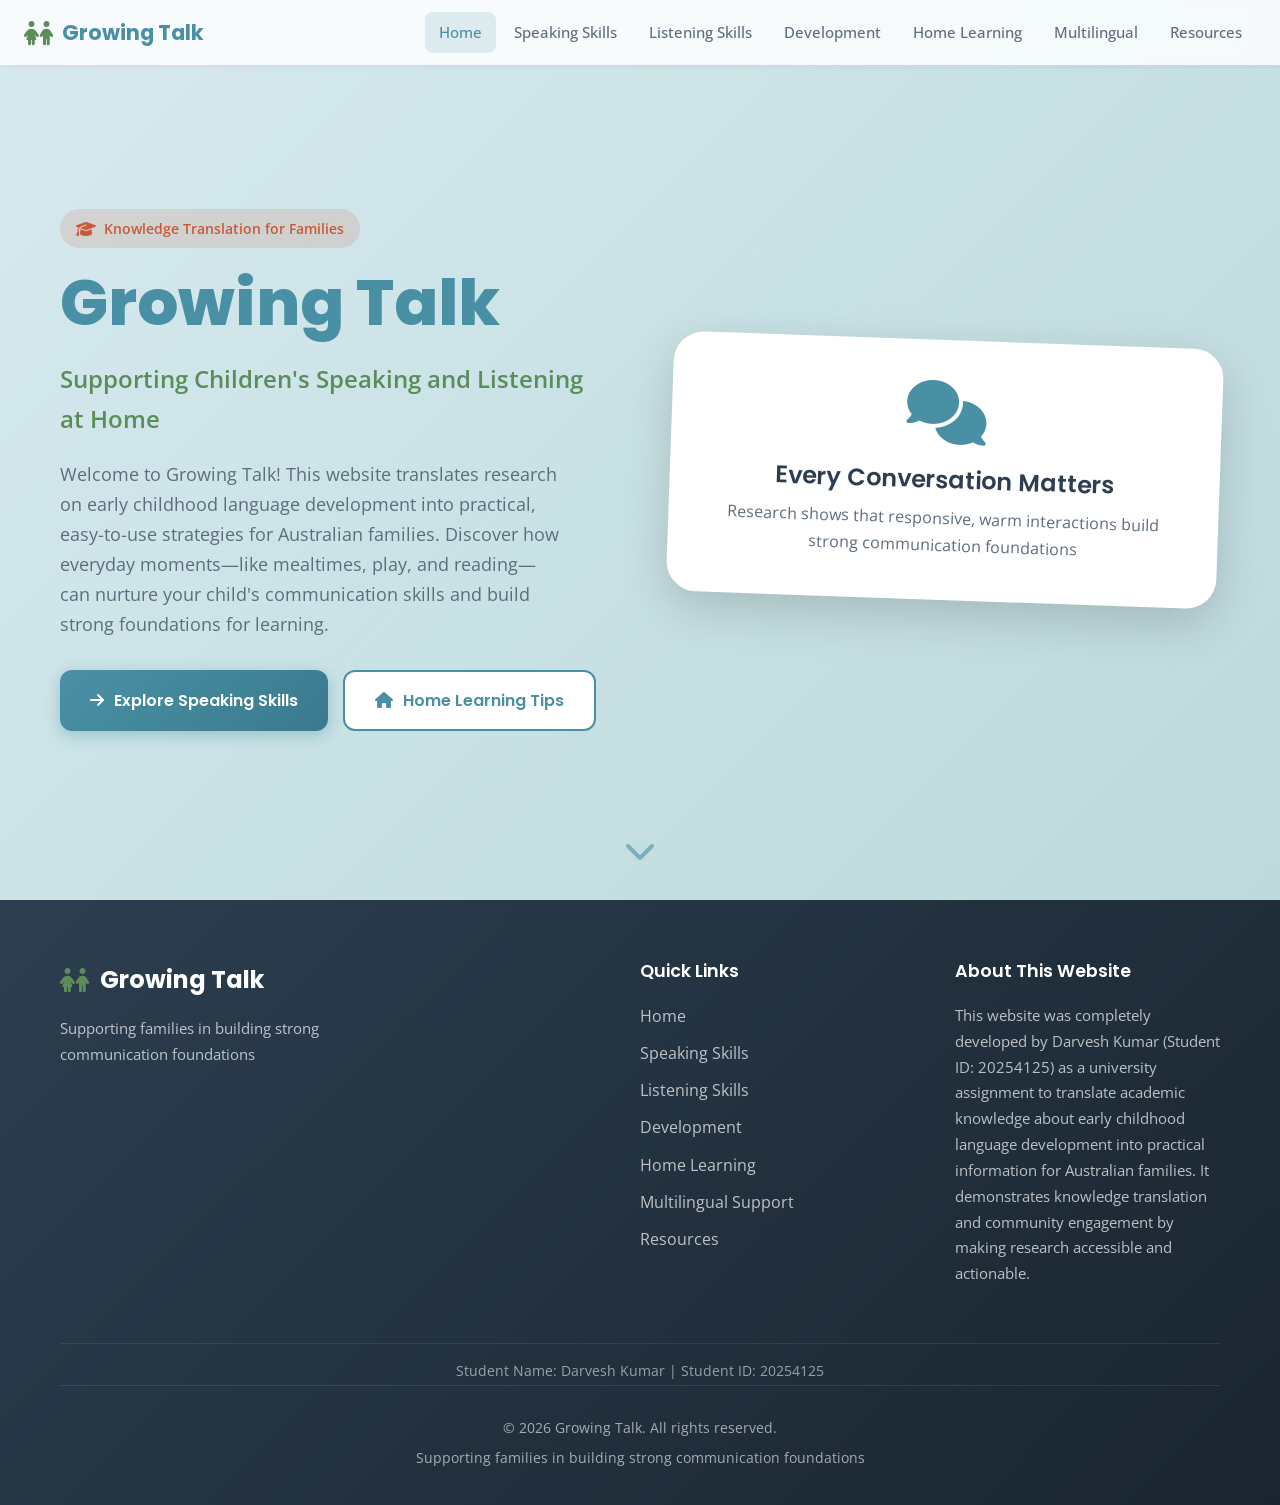
<file: index.html>
<!DOCTYPE html>
<html lang="en">
<head>
    <meta charset="UTF-8">
    <meta name="viewport" content="width=device-width, initial-scale=1.0">
    <meta name="description" content="Growing Talk - Supporting children's speaking and listening development at home with practical strategies for Australian families">
    <title>Growing Talk: Supporting Children's Speaking and Listening at Home</title>

    <!-- Google Fonts -->
    <link rel="preconnect" href="https://fonts.googleapis.com">
    <link rel="preconnect" href="https://fonts.gstatic.com" crossorigin>
    <link href="https://fonts.googleapis.com/css2?family=Open+Sans:wght@300;400;500;600;700&family=Poppins:wght@300;400;500;600;700;800&display=swap" rel="stylesheet">

    <!-- Font Awesome Icons -->
    <link rel="stylesheet" href="https://cdnjs.cloudflare.com/ajax/libs/font-awesome/6.4.0/css/all.min.css">

    <!-- Custom CSS -->
    <link rel="stylesheet" href="styles.css">
</head>
<body>
    <!-- Scroll Progress Indicator -->
    <div class="scroll-progress" id="scrollProgress"></div>

    <!-- Navigation -->
    <nav class="navbar" id="navbar">
        <div class="nav-container">
            <a href="index.html" class="nav-logo">
                <i class="fas fa-children"></i>
                <span>Growing Talk</span>
            </a>

            <button class="nav-toggle" id="navToggle" aria-label="Toggle navigation">
                <span class="hamburger"></span>
            </button>

            <ul class="nav-menu" id="navMenu">
                <li><a href="index.html" class="nav-link active">Home</a></li>
                <li><a href="speaking.html" class="nav-link">Speaking Skills</a></li>
                <li><a href="listening.html" class="nav-link">Listening Skills</a></li>
                <li><a href="development.html" class="nav-link">Development</a></li>
                <li><a href="environment.html" class="nav-link">Home Learning</a></li>
                <li><a href="multilingual.html" class="nav-link">Multilingual</a></li>
                <li><a href="resources.html" class="nav-link">Resources</a></li>
            </ul>
        </div>
    </nav>

    <!-- Hero Section -->
    <section id="home" class="hero">
        <div class="hero-overlay"></div>
        <div class="hero-content">
            <div class="hero-text animate-fade-in">
                <div class="hero-badge">
                    <i class="fas fa-graduation-cap"></i>
                    <span>Knowledge Translation for Families</span>
                </div>
                <h1 class="hero-title">Growing Talk</h1>
                <p class="hero-subtitle">Supporting Children's Speaking and Listening at Home</p>
                <p class="hero-description">
                    Welcome to Growing Talk! This website translates research on early childhood language
                    development into practical, easy-to-use strategies for Australian families.
                    Discover how everyday moments—like mealtimes, play, and reading—can nurture your
                    child's communication skills and build strong foundations for learning.
                </p>
                <div class="hero-cta">
                    <a href="speaking.html" class="btn btn-primary">
                        <i class="fas fa-arrow-right"></i>
                        Explore Speaking Skills
                    </a>
                    <a href="environment.html" class="btn btn-secondary">
                        <i class="fas fa-home"></i>
                        Home Learning Tips
                    </a>
                </div>
            </div>
            <div class="hero-visual animate-slide-up">
                <div class="hero-card">
                    <i class="fas fa-comments"></i>
                    <h3>Every Conversation Matters</h3>
                    <p>Research shows that responsive, warm interactions build strong communication foundations</p>
                </div>
            </div>
        </div>
        <div class="scroll-indicator">
            <i class="fas fa-chevron-down"></i>
        </div>
    </section>

    <!-- Footer -->
    <footer class="footer">
        <div class="container">
            <div class="footer-content">
                <div class="footer-brand">
                    <div class="footer-logo">
                        <i class="fas fa-children"></i>
                        <span>Growing Talk</span>
                    </div>
                    <p class="footer-tagline">Supporting families in building strong communication foundations</p>
                </div>
                <div class="footer-links">
                    <h4>Quick Links</h4>
                    <ul>
                        <li><a href="index.html">Home</a></li>
                        <li><a href="speaking.html">Speaking Skills</a></li>
                        <li><a href="listening.html">Listening Skills</a></li>
                        <li><a href="development.html">Development</a></li>
                        <li><a href="environment.html">Home Learning</a></li>
                        <li><a href="multilingual.html">Multilingual Support</a></li>
                        <li><a href="resources.html">Resources</a></li>
                    </ul>
                </div>
                <div class="footer-contact">
                    <h4>About This Website</h4>
                    <p>This website was completely developed by Darvesh Kumar (Student ID: 20254125)
                    as a university assignment to translate academic knowledge about early childhood
                    language development into practical information for Australian families. It
                    demonstrates knowledge translation and community engagement by making research
                    accessible and actionable.</p>
                </div>
            </div>
            <div class="footer-student">
                <p>Student Name: Darvesh Kumar | Student ID: 20254125</p>
            </div>
            <div class="footer-bottom">
                <p>&copy; 2026 Growing Talk. All rights reserved.</p>
                <p>Supporting families in building strong communication foundations</p>
            </div>
        </div>
    </footer>

    <!-- Scroll to Top Button -->
    <button class="scroll-to-top" id="scrollToTop" aria-label="Scroll to top">
        <i class="fas fa-arrow-up"></i>
    </button>

    <!-- JavaScript -->
    <script src="script.js"></script>
</body>
</html>
</file>
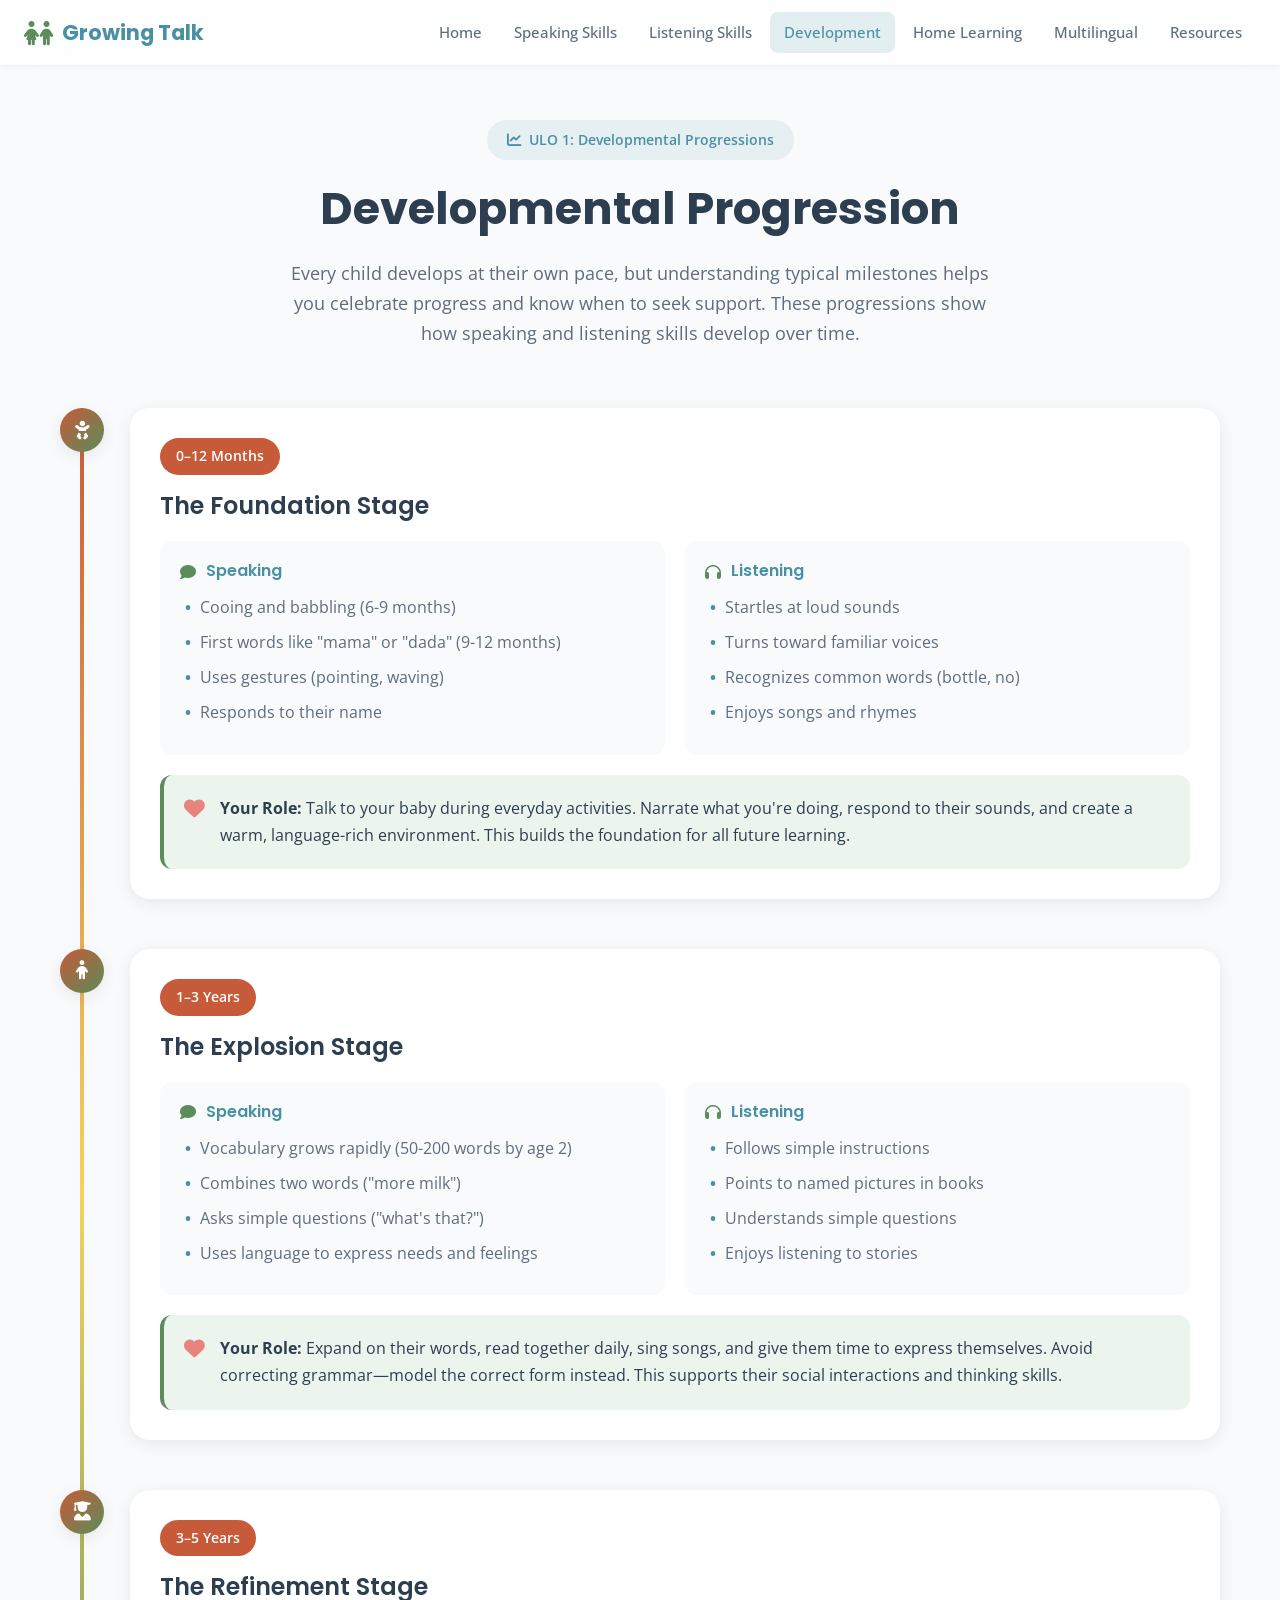
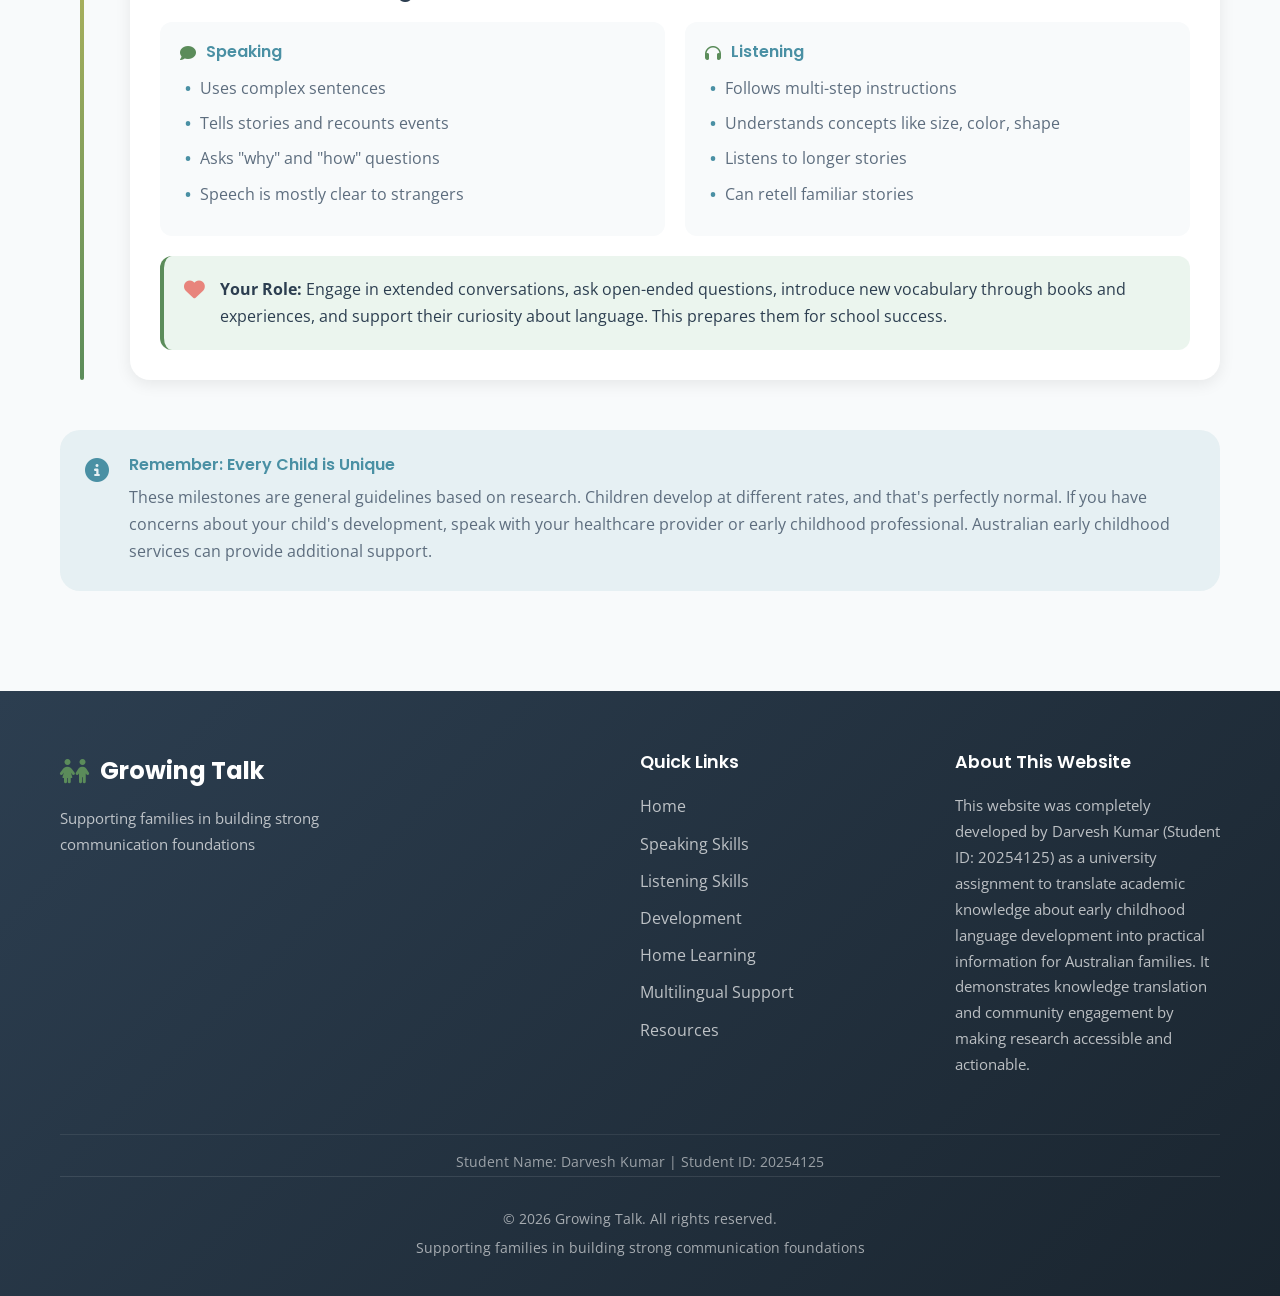
<file: development.html>
<!DOCTYPE html>
<html lang="en">
<head>
    <meta charset="UTF-8">
    <meta name="viewport" content="width=device-width, initial-scale=1.0">
    <meta name="description" content="Growing Talk - Understanding developmental progressions in children's speaking and listening skills">
    <title>Developmental Progression - Growing Talk</title>

    <link rel="preconnect" href="https://fonts.googleapis.com">
    <link rel="preconnect" href="https://fonts.gstatic.com" crossorigin>
    <link href="https://fonts.googleapis.com/css2?family=Open+Sans:wght@300;400;500;600;700&family=Poppins:wght@300;400;500;600;700;800&display=swap" rel="stylesheet">
    <link rel="stylesheet" href="https://cdnjs.cloudflare.com/ajax/libs/font-awesome/6.4.0/css/all.min.css">
    <link rel="stylesheet" href="styles.css">
</head>
<body>
    <div class="scroll-progress" id="scrollProgress"></div>

    <nav class="navbar" id="navbar">
        <div class="nav-container">
            <a href="index.html" class="nav-logo">
                <i class="fas fa-children"></i>
                <span>Growing Talk</span>
            </a>
            <button class="nav-toggle" id="navToggle" aria-label="Toggle navigation">
                <span class="hamburger"></span>
            </button>
            <ul class="nav-menu" id="navMenu">
                <li><a href="index.html" class="nav-link">Home</a></li>
                <li><a href="speaking.html" class="nav-link">Speaking Skills</a></li>
                <li><a href="listening.html" class="nav-link">Listening Skills</a></li>
                <li><a href="development.html" class="nav-link active">Development</a></li>
                <li><a href="environment.html" class="nav-link">Home Learning</a></li>
                <li><a href="multilingual.html" class="nav-link">Multilingual</a></li>
                <li><a href="resources.html" class="nav-link">Resources</a></li>
            </ul>
        </div>
    </nav>

    <section id="development" class="section development-section" style="padding-top: 120px;">
        <div class="container">
            <div class="section-header">
                <span class="section-tag"><i class="fas fa-chart-line"></i> ULO 1: Developmental Progressions</span>
                <h2 class="section-title">Developmental Progression</h2>
                <p class="section-subtitle">
                    Every child develops at their own pace, but understanding typical milestones
                    helps you celebrate progress and know when to seek support. These progressions
                    show how speaking and listening skills develop over time.
                </p>
            </div>

            <div class="timeline">
                <div class="timeline-item animate-on-scroll">
                    <div class="timeline-marker">
                        <i class="fas fa-baby"></i>
                    </div>
                    <div class="timeline-content">
                        <div class="timeline-age">0–12 Months</div>
                        <h3>The Foundation Stage</h3>
                        <div class="milestone-grid">
                            <div class="milestone">
                                <h4><i class="fas fa-comment"></i> Speaking</h4>
                                <ul>
                                    <li>Cooing and babbling (6-9 months)</li>
                                    <li>First words like "mama" or "dada" (9-12 months)</li>
                                    <li>Uses gestures (pointing, waving)</li>
                                    <li>Responds to their name</li>
                                </ul>
                            </div>
                            <div class="milestone">
                                <h4><i class="fas fa-headphones"></i> Listening</h4>
                                <ul>
                                    <li>Startles at loud sounds</li>
                                    <li>Turns toward familiar voices</li>
                                    <li>Recognizes common words (bottle, no)</li>
                                    <li>Enjoys songs and rhymes</li>
                                </ul>
                            </div>
                        </div>
                        <div class="support-tip">
                            <i class="fas fa-heart"></i>
                            <p><strong>Your Role:</strong> Talk to your baby during everyday activities.
                            Narrate what you're doing, respond to their sounds, and create a warm,
                            language-rich environment. This builds the foundation for all future learning.</p>
                        </div>
                    </div>
                </div>

                <div class="timeline-item animate-on-scroll">
                    <div class="timeline-marker">
                        <i class="fas fa-child"></i>
                    </div>
                    <div class="timeline-content">
                        <div class="timeline-age">1–3 Years</div>
                        <h3>The Explosion Stage</h3>
                        <div class="milestone-grid">
                            <div class="milestone">
                                <h4><i class="fas fa-comment"></i> Speaking</h4>
                                <ul>
                                    <li>Vocabulary grows rapidly (50-200 words by age 2)</li>
                                    <li>Combines two words ("more milk")</li>
                                    <li>Asks simple questions ("what's that?")</li>
                                    <li>Uses language to express needs and feelings</li>
                                </ul>
                            </div>
                            <div class="milestone">
                                <h4><i class="fas fa-headphones"></i> Listening</h4>
                                <ul>
                                    <li>Follows simple instructions</li>
                                    <li>Points to named pictures in books</li>
                                    <li>Understands simple questions</li>
                                    <li>Enjoys listening to stories</li>
                                </ul>
                            </div>
                        </div>
                        <div class="support-tip">
                            <i class="fas fa-heart"></i>
                            <p><strong>Your Role:</strong> Expand on their words, read together daily,
                            sing songs, and give them time to express themselves. Avoid correcting
                            grammar—model the correct form instead. This supports their social interactions
                            and thinking skills.</p>
                        </div>
                    </div>
                </div>

                <div class="timeline-item animate-on-scroll">
                    <div class="timeline-marker">
                        <i class="fas fa-user-graduate"></i>
                    </div>
                    <div class="timeline-content">
                        <div class="timeline-age">3–5 Years</div>
                        <h3>The Refinement Stage</h3>
                        <div class="milestone-grid">
                            <div class="milestone">
                                <h4><i class="fas fa-comment"></i> Speaking</h4>
                                <ul>
                                    <li>Uses complex sentences</li>
                                    <li>Tells stories and recounts events</li>
                                    <li>Asks "why" and "how" questions</li>
                                    <li>Speech is mostly clear to strangers</li>
                                </ul>
                            </div>
                            <div class="milestone">
                                <h4><i class="fas fa-headphones"></i> Listening</h4>
                                <ul>
                                    <li>Follows multi-step instructions</li>
                                    <li>Understands concepts like size, color, shape</li>
                                    <li>Listens to longer stories</li>
                                    <li>Can retell familiar stories</li>
                                </ul>
                            </div>
                        </div>
                        <div class="support-tip">
                            <i class="fas fa-heart"></i>
                            <p><strong>Your Role:</strong> Engage in extended conversations, ask open-ended
                            questions, introduce new vocabulary through books and experiences, and
                            support their curiosity about language. This prepares them for school success.</p>
                        </div>
                    </div>
                </div>
            </div>

            <div class="important-note animate-on-scroll">
                <i class="fas fa-info-circle"></i>
                <div>
                    <h4>Remember: Every Child is Unique</h4>
                    <p>These milestones are general guidelines based on research. Children develop at different rates,
                    and that's perfectly normal. If you have concerns about your child's development,
                    speak with your healthcare provider or early childhood professional. Australian early childhood
                    services can provide additional support.</p>
                </div>
            </div>
        </div>
    </section>

    <footer class="footer">
        <div class="container">
            <div class="footer-content">
                <div class="footer-brand">
                    <div class="footer-logo">
                        <i class="fas fa-children"></i>
                        <span>Growing Talk</span>
                    </div>
                    <p class="footer-tagline">Supporting families in building strong communication foundations</p>
                </div>
                <div class="footer-links">
                    <h4>Quick Links</h4>
                    <ul>
                        <li><a href="index.html">Home</a></li>
                        <li><a href="speaking.html">Speaking Skills</a></li>
                        <li><a href="listening.html">Listening Skills</a></li>
                        <li><a href="development.html">Development</a></li>
                        <li><a href="environment.html">Home Learning</a></li>
                        <li><a href="multilingual.html">Multilingual Support</a></li>
                        <li><a href="resources.html">Resources</a></li>
                    </ul>
                </div>
                <div class="footer-contact">
                    <h4>About This Website</h4>
                    <p>This website was completely developed by Darvesh Kumar (Student ID: 20254125)
                    as a university assignment to translate academic knowledge about early childhood
                    language development into practical information for Australian families. It
                    demonstrates knowledge translation and community engagement by making research
                    accessible and actionable.</p>
                </div>
            </div>
            <div class="footer-student">
                <p>Student Name: Darvesh Kumar | Student ID: 20254125</p>
            </div>
            <div class="footer-bottom">
                <p>&copy; 2026 Growing Talk. All rights reserved.</p>
                <p>Supporting families in building strong communication foundations</p>
            </div>
        </div>
    </footer>

    <button class="scroll-to-top" id="scrollToTop" aria-label="Scroll to top">
        <i class="fas fa-arrow-up"></i>
    </button>

    <script src="script.js"></script>
</body>
</html>
</file>
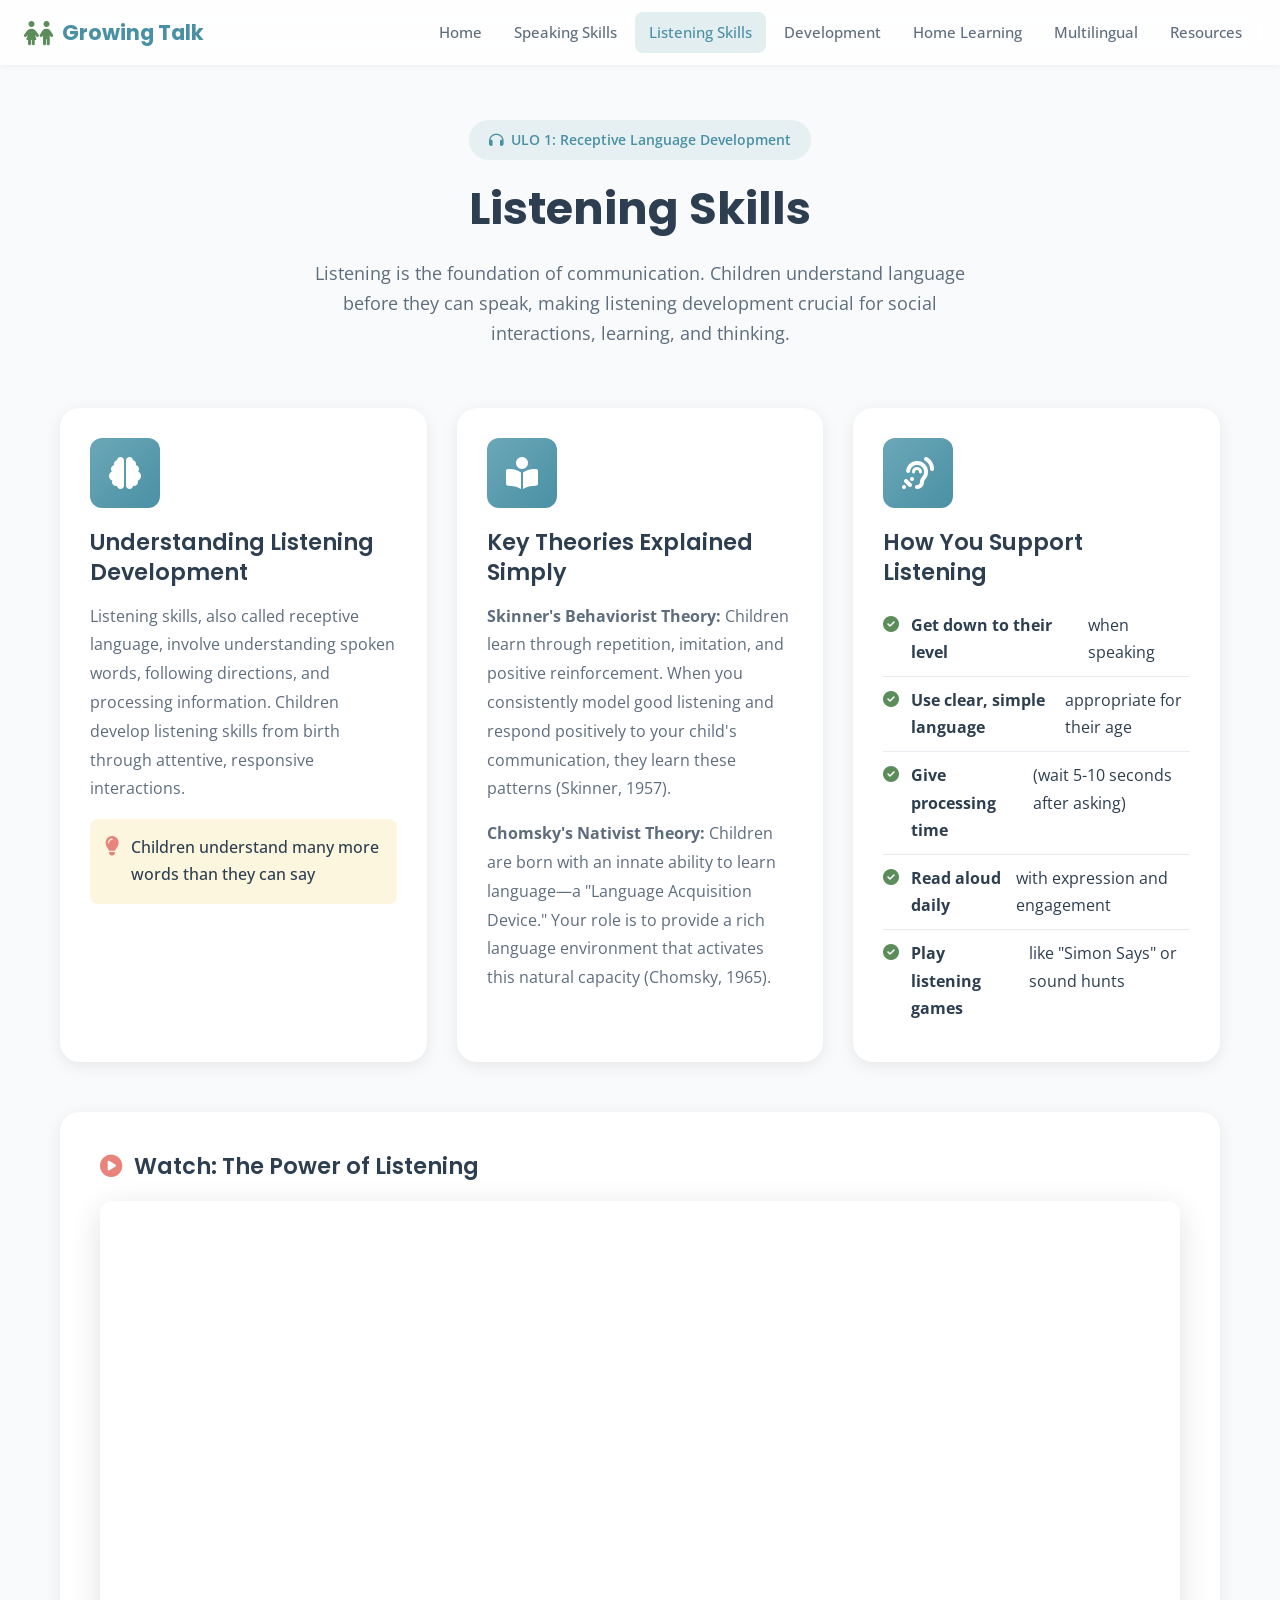
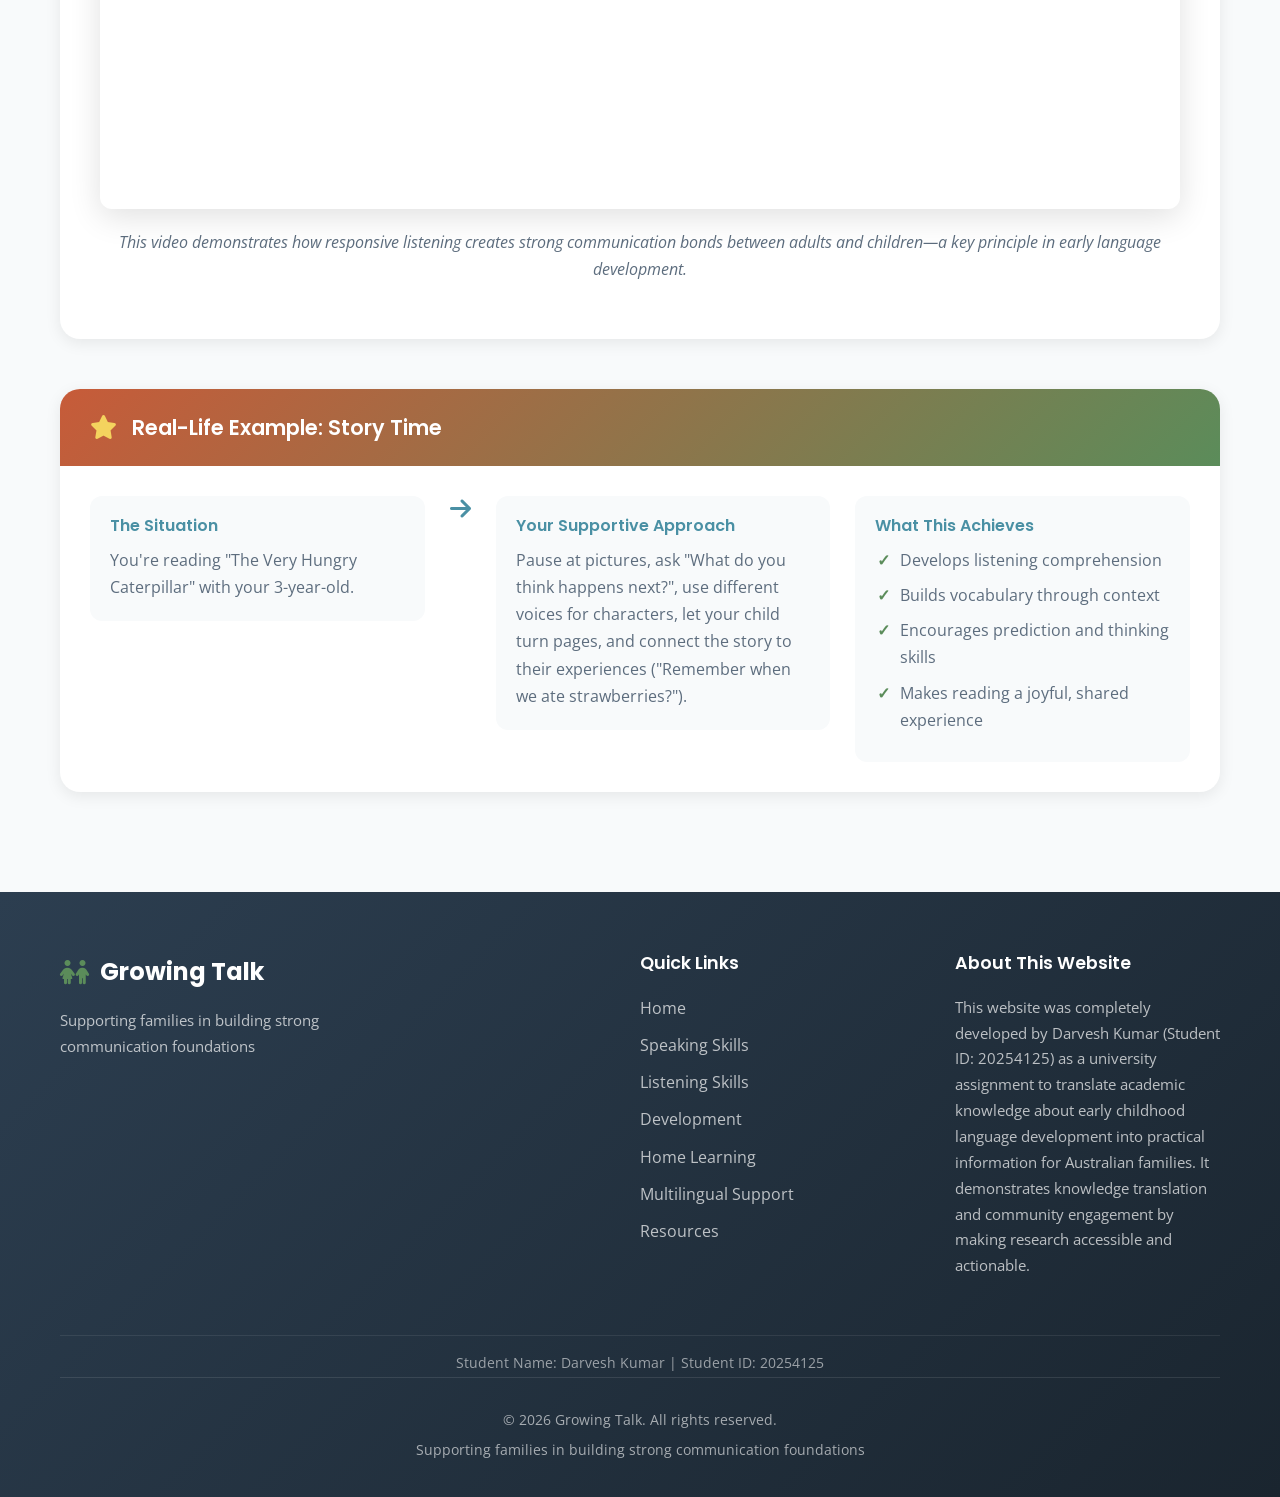
<file: listening.html>
<!DOCTYPE html>
<html lang="en">
<head>
    <meta charset="UTF-8">
    <meta name="viewport" content="width=device-width, initial-scale=1.0">
    <meta name="description" content="Growing Talk - Understanding listening development in children and practical strategies for families">
    <title>Listening Skills - Growing Talk</title>

    <link rel="preconnect" href="https://fonts.googleapis.com">
    <link rel="preconnect" href="https://fonts.gstatic.com" crossorigin>
    <link href="https://fonts.googleapis.com/css2?family=Open+Sans:wght@300;400;500;600;700&family=Poppins:wght@300;400;500;600;700;800&display=swap" rel="stylesheet">
    <link rel="stylesheet" href="https://cdnjs.cloudflare.com/ajax/libs/font-awesome/6.4.0/css/all.min.css">
    <link rel="stylesheet" href="styles.css">
</head>
<body>
    <div class="scroll-progress" id="scrollProgress"></div>

    <nav class="navbar" id="navbar">
        <div class="nav-container">
            <a href="index.html" class="nav-logo">
                <i class="fas fa-children"></i>
                <span>Growing Talk</span>
            </a>
            <button class="nav-toggle" id="navToggle" aria-label="Toggle navigation">
                <span class="hamburger"></span>
            </button>
            <ul class="nav-menu" id="navMenu">
                <li><a href="index.html" class="nav-link">Home</a></li>
                <li><a href="speaking.html" class="nav-link">Speaking Skills</a></li>
                <li><a href="listening.html" class="nav-link active">Listening Skills</a></li>
                <li><a href="development.html" class="nav-link">Development</a></li>
                <li><a href="environment.html" class="nav-link">Home Learning</a></li>
                <li><a href="multilingual.html" class="nav-link">Multilingual</a></li>
                <li><a href="resources.html" class="nav-link">Resources</a></li>
            </ul>
        </div>
    </nav>

    <section id="listening" class="section listening-section" style="padding-top: 120px;">
        <div class="container">
            <div class="section-header">
                <span class="section-tag"><i class="fas fa-headphones"></i> ULO 1: Receptive Language Development</span>
                <h2 class="section-title">Listening Skills</h2>
                <p class="section-subtitle">
                    Listening is the foundation of communication. Children understand language
                    before they can speak, making listening development crucial for social interactions,
                    learning, and thinking.
                </p>
            </div>

            <div class="content-grid">
                <div class="content-card animate-on-scroll">
                    <div class="card-icon">
                        <i class="fas fa-brain"></i>
                    </div>
                    <h3>Understanding Listening Development</h3>
                    <p>
                        Listening skills, also called receptive language, involve understanding spoken
                        words, following directions, and processing information. Children develop
                        listening skills from birth through attentive, responsive interactions.
                    </p>
                    <div class="key-point">
                        <i class="fas fa-lightbulb"></i>
                        <span>Children understand many more words than they can say</span>
                    </div>
                </div>

                <div class="content-card animate-on-scroll">
                    <div class="card-icon">
                        <i class="fas fa-book-reader"></i>
                    </div>
                    <h3>Key Theories Explained Simply</h3>
                    <p>
                        <strong>Skinner's Behaviorist Theory:</strong> Children learn through repetition,
                        imitation, and positive reinforcement. When you consistently model good listening
                        and respond positively to your child's communication, they learn these patterns
                        (Skinner, 1957).
                    </p>
                    <p>
                        <strong>Chomsky's Nativist Theory:</strong> Children are born with an innate
                        ability to learn language—a "Language Acquisition Device." Your role is to provide
                        a rich language environment that activates this natural capacity (Chomsky, 1965).
                    </p>
                </div>

                <div class="content-card animate-on-scroll">
                    <div class="card-icon">
                        <i class="fas fa-ear-listen"></i>
                    </div>
                    <h3>How You Support Listening</h3>
                    <ul class="strategy-list">
                        <li><i class="fas fa-check-circle"></i> <strong>Get down to their level</strong> when speaking</li>
                        <li><i class="fas fa-check-circle"></i> <strong>Use clear, simple language</strong> appropriate for their age</li>
                        <li><i class="fas fa-check-circle"></i> <strong>Give processing time</strong> (wait 5-10 seconds after asking)</li>
                        <li><i class="fas fa-check-circle"></i> <strong>Read aloud daily</strong> with expression and engagement</li>
                        <li><i class="fas fa-check-circle"></i> <strong>Play listening games</strong> like "Simon Says" or sound hunts</li>
                    </ul>
                </div>
            </div>

            <div class="video-section animate-on-scroll">
                <h3><i class="fas fa-play-circle"></i> Watch: The Power of Listening</h3>
                <div class="video-container">
                    <iframe
                        src="https://www.youtube-nocookie.com/embed/BJBh_yhHCoM"
                        title="The importance of listening in child development"
                        frameborder="0"
                        allow="accelerometer; autoplay; clipboard-write; encrypted-media; gyroscope; picture-in-picture"
                        allowfullscreen>
                    </iframe>
                </div>
                <p class="video-caption">
                    This video demonstrates how responsive listening creates strong communication bonds
                    between adults and children—a key principle in early language development.
                </p>
            </div>

            <div class="practical-example animate-on-scroll">
                <div class="example-header">
                    <i class="fas fa-star"></i>
                    <h3>Real-Life Example: Story Time</h3>
                </div>
                <div class="example-content">
                    <div class="example-scenario">
                        <h4>The Situation</h4>
                        <p>You're reading "The Very Hungry Caterpillar" with your 3-year-old.</p>
                    </div>
                    <div class="example-arrow">
                        <i class="fas fa-arrow-right"></i>
                    </div>
                    <div class="example-response">
                        <h4>Your Supportive Approach</h4>
                        <p>Pause at pictures, ask "What do you think happens next?", use different
                        voices for characters, let your child turn pages, and connect the story to
                        their experiences ("Remember when we ate strawberries?").</p>
                    </div>
                    <div class="example-outcome">
                        <h4>What This Achieves</h4>
                        <ul>
                            <li>Develops listening comprehension</li>
                            <li>Builds vocabulary through context</li>
                            <li>Encourages prediction and thinking skills</li>
                            <li>Makes reading a joyful, shared experience</li>
                        </ul>
                    </div>
                </div>
            </div>
        </div>
    </section>

    <footer class="footer">
        <div class="container">
            <div class="footer-content">
                <div class="footer-brand">
                    <div class="footer-logo">
                        <i class="fas fa-children"></i>
                        <span>Growing Talk</span>
                    </div>
                    <p class="footer-tagline">Supporting families in building strong communication foundations</p>
                </div>
                <div class="footer-links">
                    <h4>Quick Links</h4>
                    <ul>
                        <li><a href="index.html">Home</a></li>
                        <li><a href="speaking.html">Speaking Skills</a></li>
                        <li><a href="listening.html">Listening Skills</a></li>
                        <li><a href="development.html">Development</a></li>
                        <li><a href="environment.html">Home Learning</a></li>
                        <li><a href="multilingual.html">Multilingual Support</a></li>
                        <li><a href="resources.html">Resources</a></li>
                    </ul>
                </div>
                <div class="footer-contact">
                    <h4>About This Website</h4>
                    <p>This website was completely developed by Darvesh Kumar (Student ID: 20254125)
                    as a university assignment to translate academic knowledge about early childhood
                    language development into practical information for Australian families. It
                    demonstrates knowledge translation and community engagement by making research
                    accessible and actionable.</p>
                </div>
            </div>
            <div class="footer-student">
                <p>Student Name: Darvesh Kumar | Student ID: 20254125</p>
            </div>
            <div class="footer-bottom">
                <p>&copy; 2026 Growing Talk. All rights reserved.</p>
                <p>Supporting families in building strong communication foundations</p>
            </div>
        </div>
    </footer>

    <button class="scroll-to-top" id="scrollToTop" aria-label="Scroll to top">
        <i class="fas fa-arrow-up"></i>
    </button>

    <script src="script.js"></script>
</body>
</html>
</file>
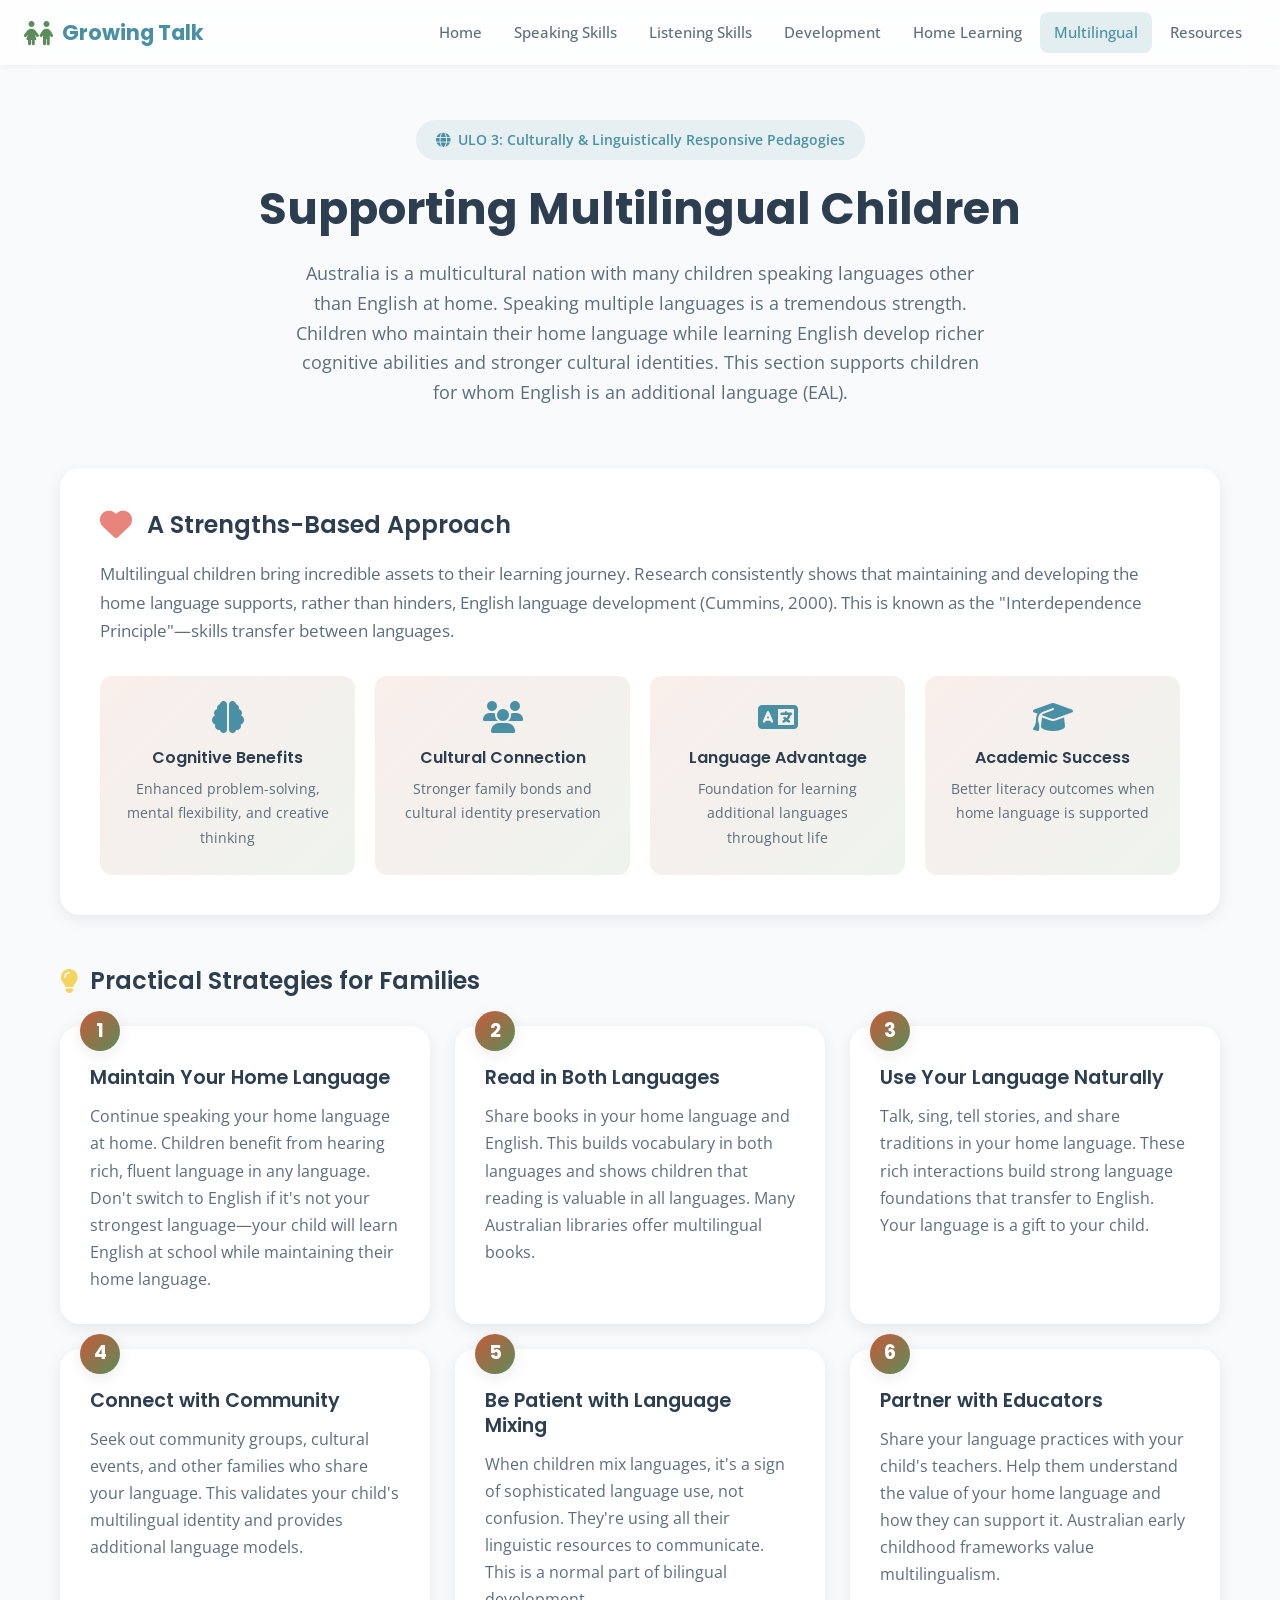
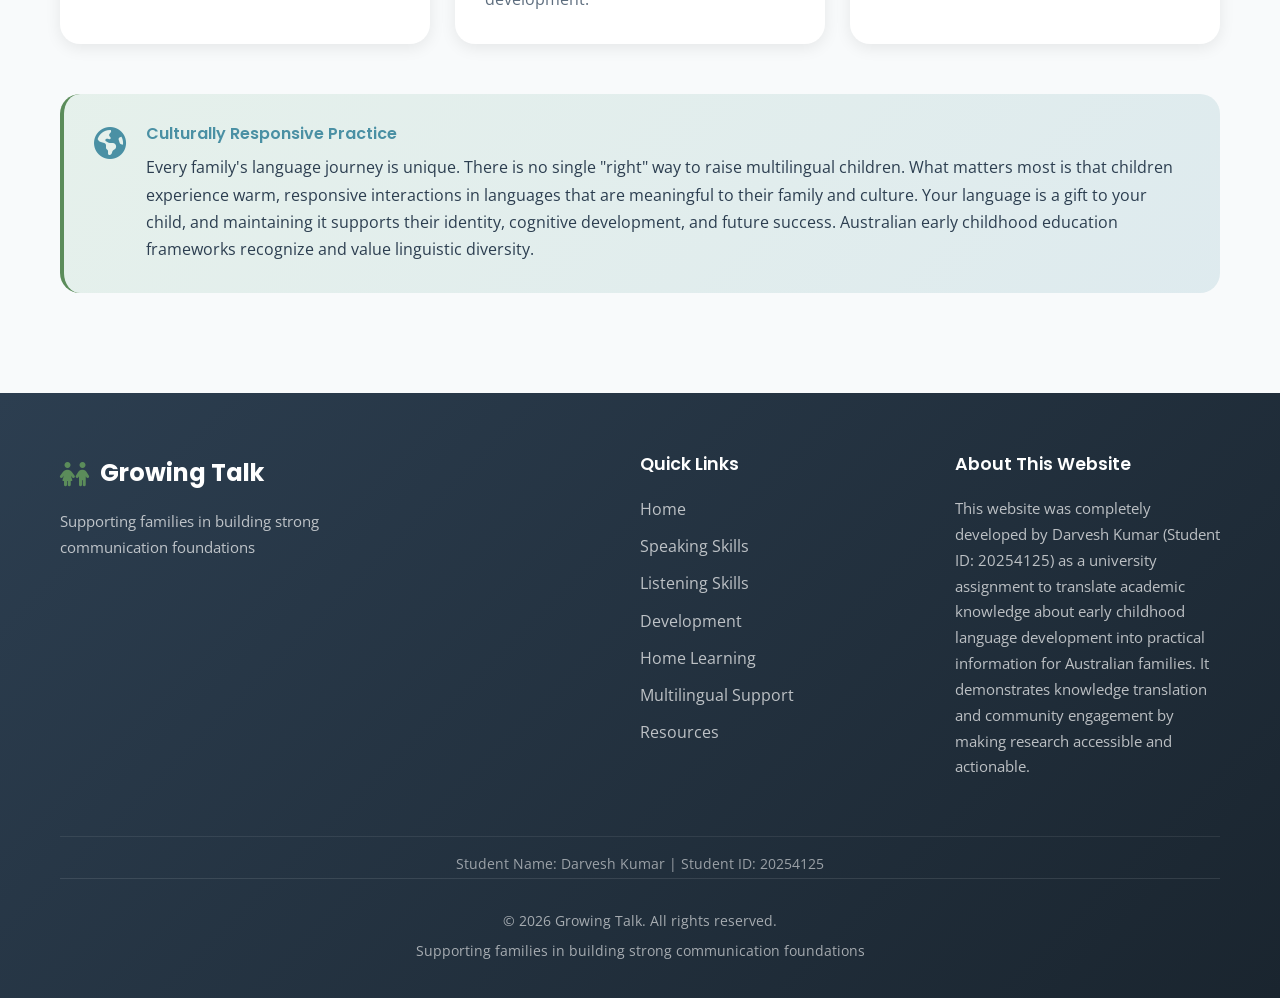
<file: multilingual.html>
<!DOCTYPE html>
<html lang="en">
<head>
    <meta charset="UTF-8">
    <meta name="viewport" content="width=device-width, initial-scale=1.0">
    <meta name="description" content="Growing Talk - Supporting multilingual children with culturally and linguistically responsive strategies">
    <title>Multilingual Support - Growing Talk</title>

    <link rel="preconnect" href="https://fonts.googleapis.com">
    <link rel="preconnect" href="https://fonts.gstatic.com" crossorigin>
    <link href="https://fonts.googleapis.com/css2?family=Open+Sans:wght@300;400;500;600;700&family=Poppins:wght@300;400;500;600;700;800&display=swap" rel="stylesheet">
    <link rel="stylesheet" href="https://cdnjs.cloudflare.com/ajax/libs/font-awesome/6.4.0/css/all.min.css">
    <link rel="stylesheet" href="styles.css">
</head>
<body>
    <div class="scroll-progress" id="scrollProgress"></div>

    <nav class="navbar" id="navbar">
        <div class="nav-container">
            <a href="index.html" class="nav-logo">
                <i class="fas fa-children"></i>
                <span>Growing Talk</span>
            </a>
            <button class="nav-toggle" id="navToggle" aria-label="Toggle navigation">
                <span class="hamburger"></span>
            </button>
            <ul class="nav-menu" id="navMenu">
                <li><a href="index.html" class="nav-link">Home</a></li>
                <li><a href="speaking.html" class="nav-link">Speaking Skills</a></li>
                <li><a href="listening.html" class="nav-link">Listening Skills</a></li>
                <li><a href="development.html" class="nav-link">Development</a></li>
                <li><a href="environment.html" class="nav-link">Home Learning</a></li>
                <li><a href="multilingual.html" class="nav-link active">Multilingual</a></li>
                <li><a href="resources.html" class="nav-link">Resources</a></li>
            </ul>
        </div>
    </nav>

    <section id="multilingual" class="section multilingual-section" style="padding-top: 120px;">
        <div class="container">
            <div class="section-header">
                <span class="section-tag"><i class="fas fa-globe"></i> ULO 3: Culturally & Linguistically Responsive Pedagogies</span>
                <h2 class="section-title">Supporting Multilingual Children</h2>
                <p class="section-subtitle">
                    Australia is a multicultural nation with many children speaking languages other than English at home.
                    Speaking multiple languages is a tremendous strength. Children who maintain
                    their home language while learning English develop richer cognitive abilities
                    and stronger cultural identities. This section supports children for whom English
                    is an additional language (EAL).
                </p>
            </div>

            <div class="multilingual-content">
                <div class="strengths-based animate-on-scroll">
                    <div class="strengths-header">
                        <i class="fas fa-heart"></i>
                        <h3>A Strengths-Based Approach</h3>
                    </div>
                    <p>
                        Multilingual children bring incredible assets to their learning journey.
                        Research consistently shows that maintaining and developing the home language
                        supports, rather than hinders, English language development (Cummins, 2000).
                        This is known as the "Interdependence Principle"—skills transfer between languages.
                    </p>
                    <div class="strengths-grid">
                        <div class="strength-item">
                            <i class="fas fa-brain"></i>
                            <h4>Cognitive Benefits</h4>
                            <p>Enhanced problem-solving, mental flexibility, and creative thinking</p>
                        </div>
                        <div class="strength-item">
                            <i class="fas fa-users"></i>
                            <h4>Cultural Connection</h4>
                            <p>Stronger family bonds and cultural identity preservation</p>
                        </div>
                        <div class="strength-item">
                            <i class="fas fa-language"></i>
                            <h4>Language Advantage</h4>
                            <p>Foundation for learning additional languages throughout life</p>
                        </div>
                        <div class="strength-item">
                            <i class="fas fa-graduation-cap"></i>
                            <h4>Academic Success</h4>
                            <p>Better literacy outcomes when home language is supported</p>
                        </div>
                    </div>
                </div>

                <div class="practical-strategies animate-on-scroll">
                    <h3><i class="fas fa-lightbulb"></i> Practical Strategies for Families</h3>
                    <div class="strategy-cards">
                        <div class="strategy-card">
                            <div class="strategy-number">1</div>
                            <h4>Maintain Your Home Language</h4>
                            <p>Continue speaking your home language at home. Children benefit from
                            hearing rich, fluent language in any language. Don't switch to English
                            if it's not your strongest language—your child will learn English at
                            school while maintaining their home language.</p>
                        </div>
                        <div class="strategy-card">
                            <div class="strategy-number">2</div>
                            <h4>Read in Both Languages</h4>
                            <p>Share books in your home language and English. This builds vocabulary
                            in both languages and shows children that reading is valuable in all
                            languages. Many Australian libraries offer multilingual books.</p>
                        </div>
                        <div class="strategy-card">
                            <div class="strategy-number">3</div>
                            <h4>Use Your Language Naturally</h4>
                            <p>Talk, sing, tell stories, and share traditions in your home language.
                            These rich interactions build strong language foundations that transfer
                            to English. Your language is a gift to your child.</p>
                        </div>
                        <div class="strategy-card">
                            <div class="strategy-number">4</div>
                            <h4>Connect with Community</h4>
                            <p>Seek out community groups, cultural events, and other families who
                            share your language. This validates your child's multilingual identity
                            and provides additional language models.</p>
                        </div>
                        <div class="strategy-card">
                            <div class="strategy-number">5</div>
                            <h4>Be Patient with Language Mixing</h4>
                            <p>When children mix languages, it's a sign of sophisticated language
                            use, not confusion. They're using all their linguistic resources to
                            communicate. This is a normal part of bilingual development.</p>
                        </div>
                        <div class="strategy-card">
                            <div class="strategy-number">6</div>
                            <h4>Partner with Educators</h4>
                            <p>Share your language practices with your child's teachers. Help them
                            understand the value of your home language and how they can support it.
                            Australian early childhood frameworks value multilingualism.</p>
                        </div>
                    </div>
                </div>

                <div class="cultural-note animate-on-scroll">
                    <i class="fas fa-globe-americas"></i>
                    <div>
                        <h4>Culturally Responsive Practice</h4>
                        <p>Every family's language journey is unique. There is no single "right" way
                        to raise multilingual children. What matters most is that children experience
                        warm, responsive interactions in languages that are meaningful to their family
                        and culture. Your language is a gift to your child, and maintaining it supports
                        their identity, cognitive development, and future success. Australian early
                        childhood education frameworks recognize and value linguistic diversity.</p>
                    </div>
                </div>
            </div>
        </div>
    </section>

    <footer class="footer">
        <div class="container">
            <div class="footer-content">
                <div class="footer-brand">
                    <div class="footer-logo">
                        <i class="fas fa-children"></i>
                        <span>Growing Talk</span>
                    </div>
                    <p class="footer-tagline">Supporting families in building strong communication foundations</p>
                </div>
                <div class="footer-links">
                    <h4>Quick Links</h4>
                    <ul>
                        <li><a href="index.html">Home</a></li>
                        <li><a href="speaking.html">Speaking Skills</a></li>
                        <li><a href="listening.html">Listening Skills</a></li>
                        <li><a href="development.html">Development</a></li>
                        <li><a href="environment.html">Home Learning</a></li>
                        <li><a href="multilingual.html">Multilingual Support</a></li>
                        <li><a href="resources.html">Resources</a></li>
                    </ul>
                </div>
                <div class="footer-contact">
                    <h4>About This Website</h4>
                    <p>This website was completely developed by Darvesh Kumar (Student ID: 20254125)
                    as a university assignment to translate academic knowledge about early childhood
                    language development into practical information for Australian families. It
                    demonstrates knowledge translation and community engagement by making research
                    accessible and actionable.</p>
                </div>
            </div>
            <div class="footer-student">
                <p>Student Name: Darvesh Kumar | Student ID: 20254125</p>
            </div>
            <div class="footer-bottom">
                <p>&copy; 2026 Growing Talk. All rights reserved.</p>
                <p>Supporting families in building strong communication foundations</p>
            </div>
        </div>
    </footer>

    <button class="scroll-to-top" id="scrollToTop" aria-label="Scroll to top">
        <i class="fas fa-arrow-up"></i>
    </button>

    <script src="script.js"></script>
</body>
</html>
</file>
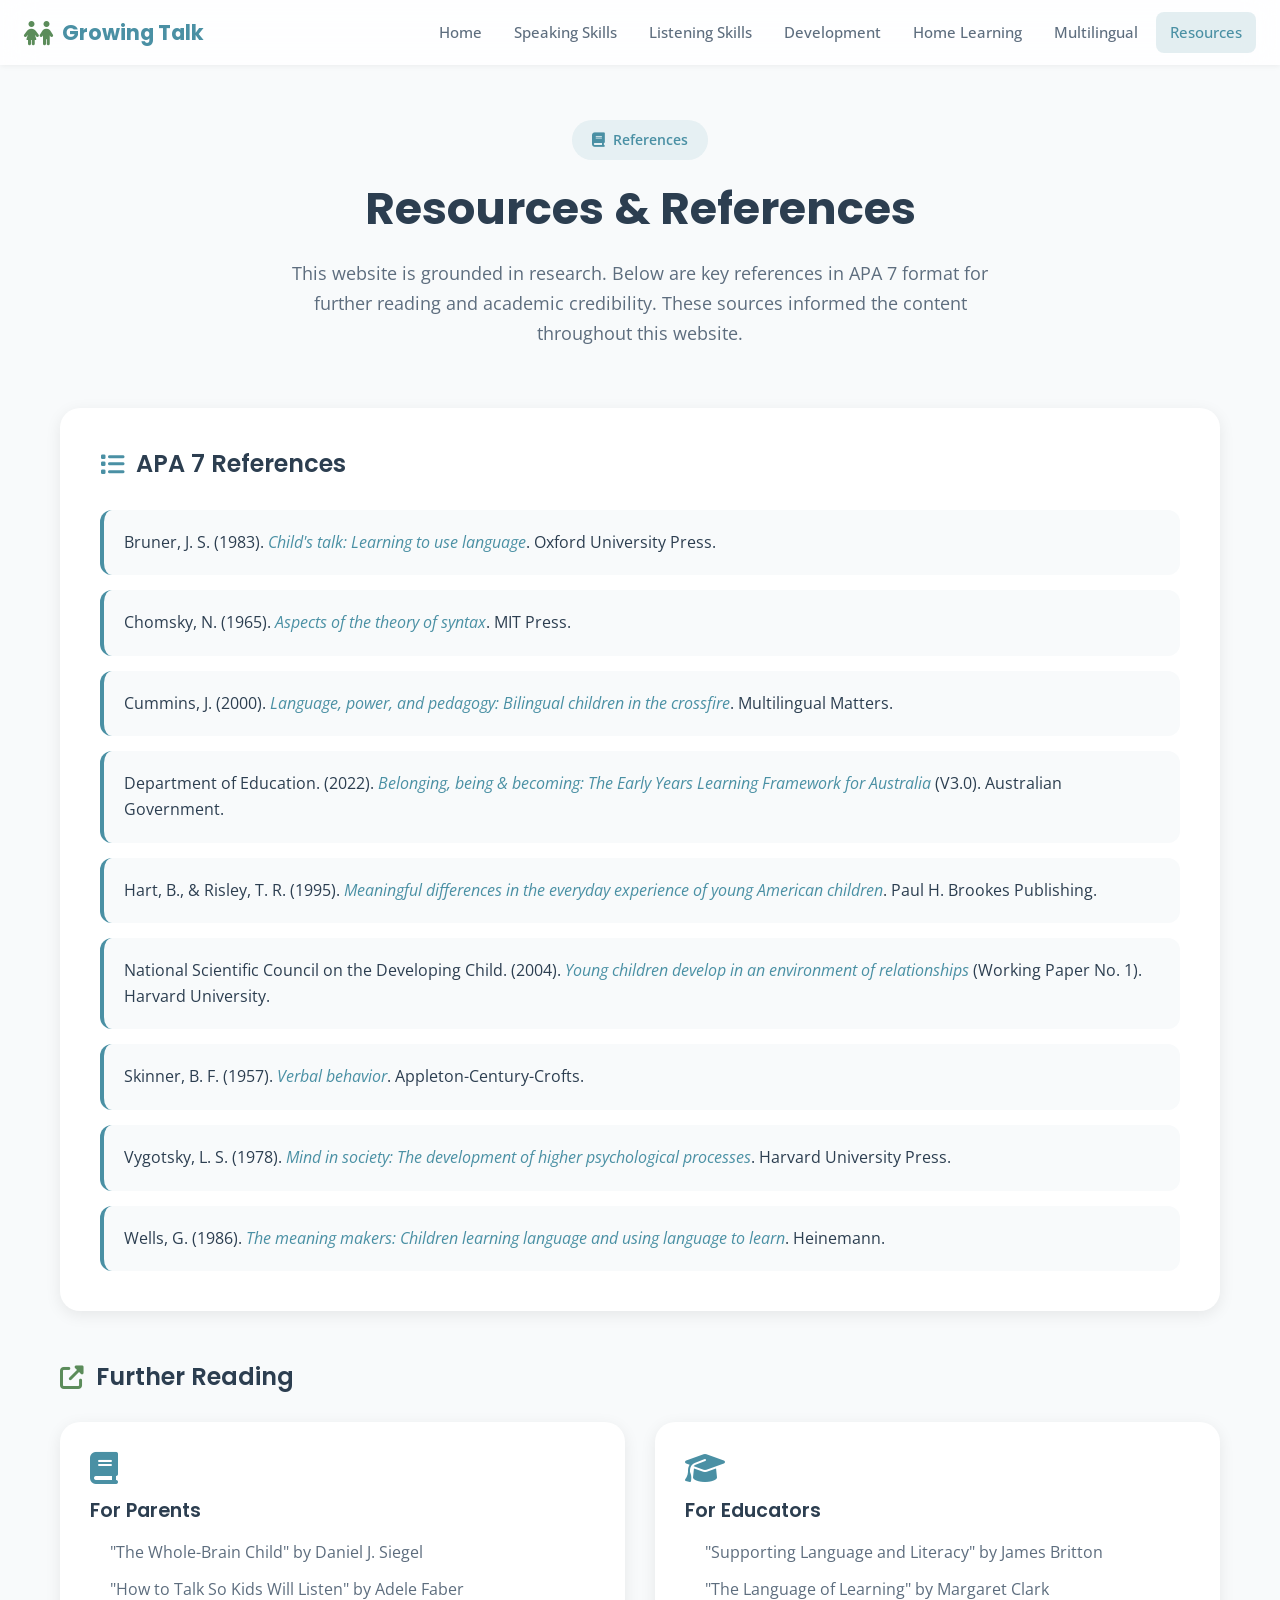
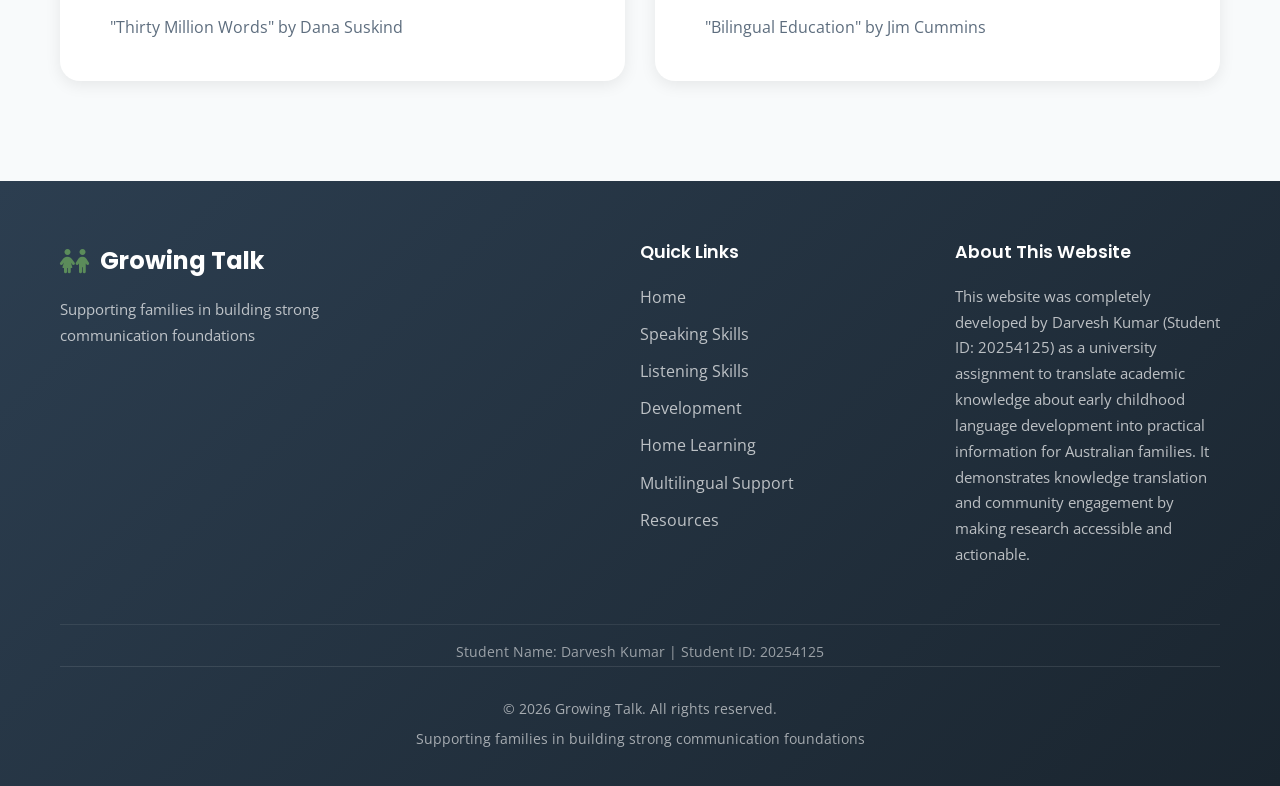
<file: resources.html>
<!DOCTYPE html>
<html lang="en">
<head>
    <meta charset="UTF-8">
    <meta name="viewport" content="width=device-width, initial-scale=1.0">
    <meta name="description" content="Growing Talk - Resources and references for early childhood language development">
    <title>Resources & References - Growing Talk</title>

    <link rel="preconnect" href="https://fonts.googleapis.com">
    <link rel="preconnect" href="https://fonts.gstatic.com" crossorigin>
    <link href="https://fonts.googleapis.com/css2?family=Open+Sans:wght@300;400;500;600;700&family=Poppins:wght@300;400;500;600;700;800&display=swap" rel="stylesheet">
    <link rel="stylesheet" href="https://cdnjs.cloudflare.com/ajax/libs/font-awesome/6.4.0/css/all.min.css">
    <link rel="stylesheet" href="styles.css">
</head>
<body>
    <div class="scroll-progress" id="scrollProgress"></div>

    <nav class="navbar" id="navbar">
        <div class="nav-container">
            <a href="index.html" class="nav-logo">
                <i class="fas fa-children"></i>
                <span>Growing Talk</span>
            </a>
            <button class="nav-toggle" id="navToggle" aria-label="Toggle navigation">
                <span class="hamburger"></span>
            </button>
            <ul class="nav-menu" id="navMenu">
                <li><a href="index.html" class="nav-link">Home</a></li>
                <li><a href="speaking.html" class="nav-link">Speaking Skills</a></li>
                <li><a href="listening.html" class="nav-link">Listening Skills</a></li>
                <li><a href="development.html" class="nav-link">Development</a></li>
                <li><a href="environment.html" class="nav-link">Home Learning</a></li>
                <li><a href="multilingual.html" class="nav-link">Multilingual</a></li>
                <li><a href="resources.html" class="nav-link active">Resources</a></li>
            </ul>
        </div>
    </nav>

    <section id="resources" class="section resources-section" style="padding-top: 120px;">
        <div class="container">
            <div class="section-header">
                <span class="section-tag"><i class="fas fa-book"></i> References</span>
                <h2 class="section-title">Resources & References</h2>
                <p class="section-subtitle">
                    This website is grounded in research. Below are key references in APA 7 format
                    for further reading and academic credibility. These sources informed the content
                    throughout this website.
                </p>
            </div>

            <div class="resources-content">
                <div class="references-list animate-on-scroll">
                    <h3><i class="fas fa-list"></i> APA 7 References</h3>
                    <div class="reference-items">
                        <div class="reference-item">
                            <p>Bruner, J. S. (1983). <em>Child's talk: Learning to use language</em>. Oxford University Press.</p>
                        </div>
                        <div class="reference-item">
                            <p>Chomsky, N. (1965). <em>Aspects of the theory of syntax</em>. MIT Press.</p>
                        </div>
                        <div class="reference-item">
                            <p>Cummins, J. (2000). <em>Language, power, and pedagogy: Bilingual children in the crossfire</em>. Multilingual Matters.</p>
                        </div>
                        <div class="reference-item">
                            <p>Department of Education. (2022). <em>Belonging, being & becoming: The Early Years Learning Framework for Australia</em> (V3.0). Australian Government.</p>
                        </div>
                        <div class="reference-item">
                            <p>Hart, B., & Risley, T. R. (1995). <em>Meaningful differences in the everyday experience of young American children</em>. Paul H. Brookes Publishing.</p>
                        </div>
                        <div class="reference-item">
                            <p>National Scientific Council on the Developing Child. (2004). <em>Young children develop in an environment of relationships</em> (Working Paper No. 1). Harvard University.</p>
                        </div>
                        <div class="reference-item">
                            <p>Skinner, B. F. (1957). <em>Verbal behavior</em>. Appleton-Century-Crofts.</p>
                        </div>
                        <div class="reference-item">
                            <p>Vygotsky, L. S. (1978). <em>Mind in society: The development of higher psychological processes</em>. Harvard University Press.</p>
                        </div>
                        <div class="reference-item">
                            <p>Wells, G. (1986). <em>The meaning makers: Children learning language and using language to learn</em>. Heinemann.</p>
                        </div>
                    </div>
                </div>

                <div class="further-reading animate-on-scroll">
                    <h3><i class="fas fa-external-link-alt"></i> Further Reading</h3>
                    <div class="reading-grid">
                        <div class="reading-card">
                            <i class="fas fa-book"></i>
                            <h4>For Parents</h4>
                            <ul>
                                <li>"The Whole-Brain Child" by Daniel J. Siegel</li>
                                <li>"How to Talk So Kids Will Listen" by Adele Faber</li>
                                <li>"Thirty Million Words" by Dana Suskind</li>
                            </ul>
                        </div>
                        <div class="reading-card">
                            <i class="fas fa-graduation-cap"></i>
                            <h4>For Educators</h4>
                            <ul>
                                <li>"Supporting Language and Literacy" by James Britton</li>
                                <li>"The Language of Learning" by Margaret Clark</li>
                                <li>"Bilingual Education" by Jim Cummins</li>
                            </ul>
                        </div>
                    </div>
                </div>
            </div>
        </div>
    </section>

    <footer class="footer">
        <div class="container">
            <div class="footer-content">
                <div class="footer-brand">
                    <div class="footer-logo">
                        <i class="fas fa-children"></i>
                        <span>Growing Talk</span>
                    </div>
                    <p class="footer-tagline">Supporting families in building strong communication foundations</p>
                </div>
                <div class="footer-links">
                    <h4>Quick Links</h4>
                    <ul>
                        <li><a href="index.html">Home</a></li>
                        <li><a href="speaking.html">Speaking Skills</a></li>
                        <li><a href="listening.html">Listening Skills</a></li>
                        <li><a href="development.html">Development</a></li>
                        <li><a href="environment.html">Home Learning</a></li>
                        <li><a href="multilingual.html">Multilingual Support</a></li>
                        <li><a href="resources.html">Resources</a></li>
                    </ul>
                </div>
                <div class="footer-contact">
                    <h4>About This Website</h4>
                    <p>This website was completely developed by Darvesh Kumar (Student ID: 20254125)
                    as a university assignment to translate academic knowledge about early childhood
                    language development into practical information for Australian families. It
                    demonstrates knowledge translation and community engagement by making research
                    accessible and actionable.</p>
                </div>
            </div>
            <div class="footer-student">
                <p>Student Name: Darvesh Kumar | Student ID: 20254125</p>
            </div>
            <div class="footer-bottom">
                <p>&copy; 2026 Growing Talk. All rights reserved.</p>
                <p>Supporting families in building strong communication foundations</p>
            </div>
        </div>
    </footer>

    <button class="scroll-to-top" id="scrollToTop" aria-label="Scroll to top">
        <i class="fas fa-arrow-up"></i>
    </button>

    <script src="script.js"></script>
</body>
</html>
</file>
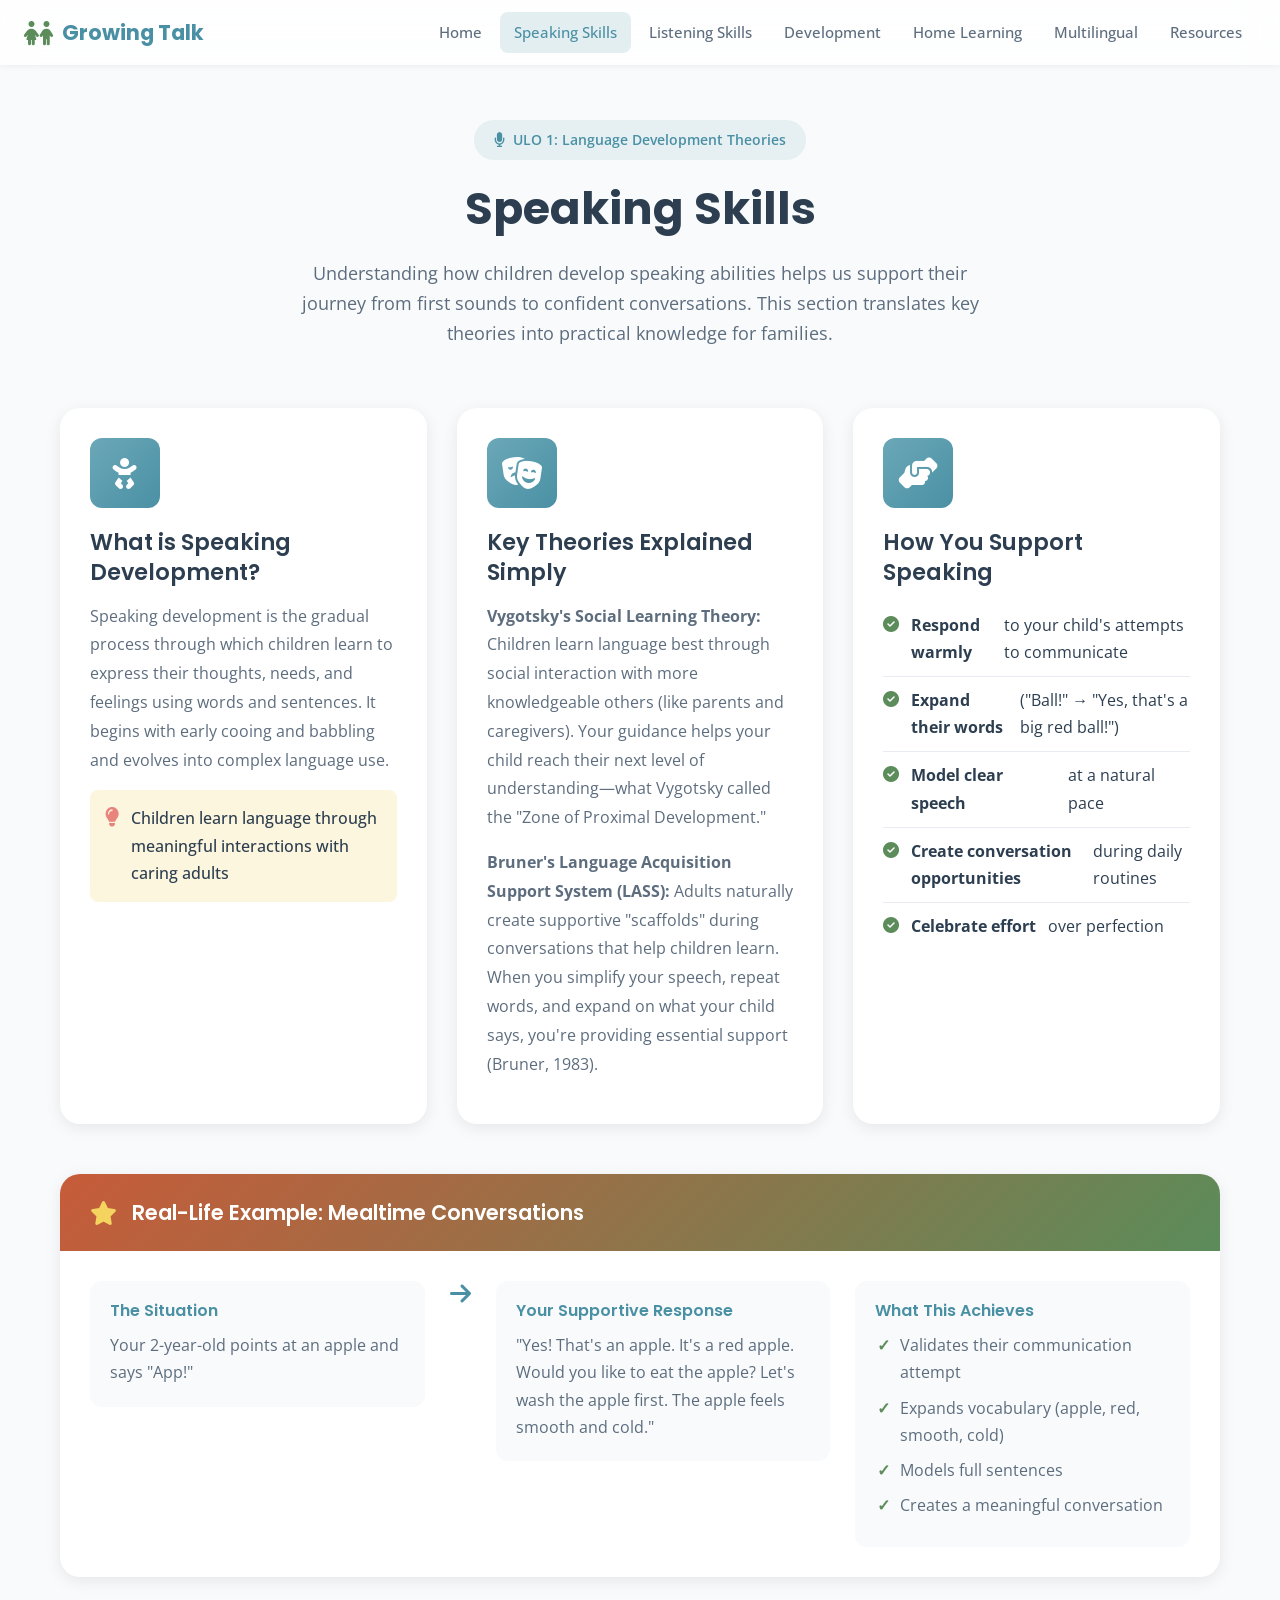
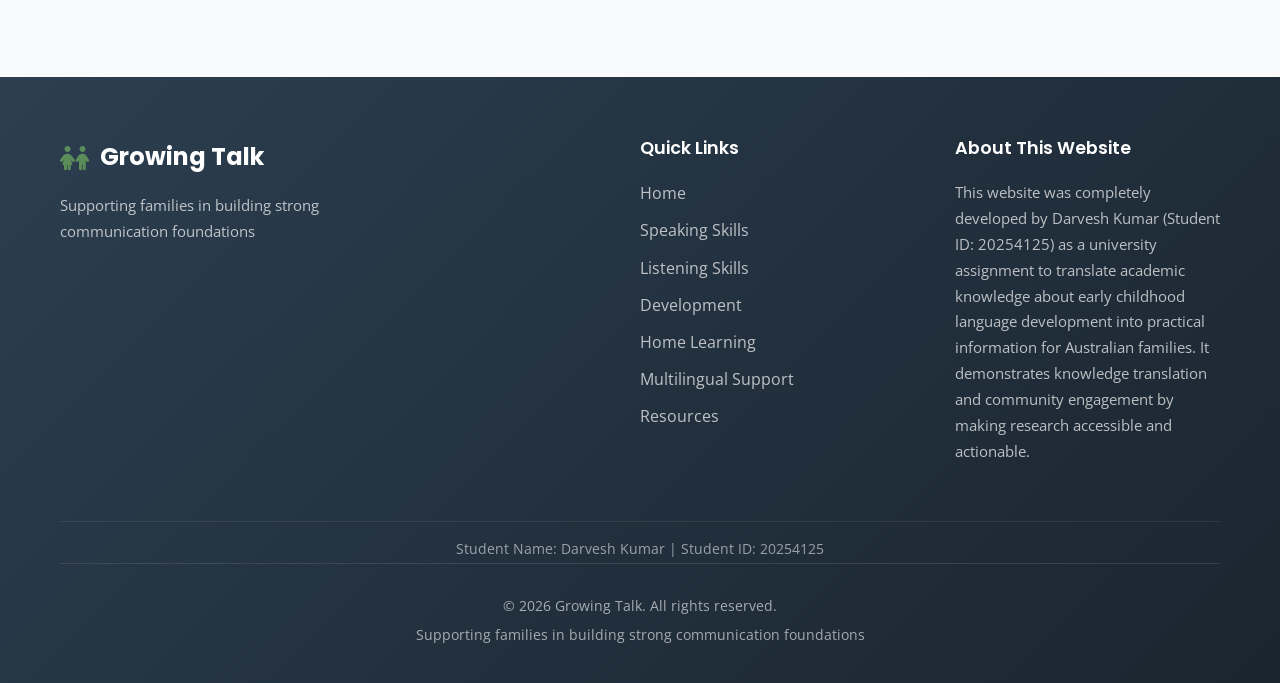
<file: speaking.html>
<!DOCTYPE html>
<html lang="en">
<head>
    <meta charset="UTF-8">
    <meta name="viewport" content="width=device-width, initial-scale=1.0">
    <meta name="description" content="Growing Talk - Understanding how children develop speaking abilities and practical strategies for families">
    <title>Speaking Skills - Growing Talk</title>

    <link rel="preconnect" href="https://fonts.googleapis.com">
    <link rel="preconnect" href="https://fonts.gstatic.com" crossorigin>
    <link href="https://fonts.googleapis.com/css2?family=Open+Sans:wght@300;400;500;600;700&family=Poppins:wght@300;400;500;600;700;800&display=swap" rel="stylesheet">
    <link rel="stylesheet" href="https://cdnjs.cloudflare.com/ajax/libs/font-awesome/6.4.0/css/all.min.css">
    <link rel="stylesheet" href="styles.css">
</head>
<body>
    <div class="scroll-progress" id="scrollProgress"></div>

    <nav class="navbar" id="navbar">
        <div class="nav-container">
            <a href="index.html" class="nav-logo">
                <i class="fas fa-children"></i>
                <span>Growing Talk</span>
            </a>
            <button class="nav-toggle" id="navToggle" aria-label="Toggle navigation">
                <span class="hamburger"></span>
            </button>
            <ul class="nav-menu" id="navMenu">
                <li><a href="index.html" class="nav-link">Home</a></li>
                <li><a href="speaking.html" class="nav-link active">Speaking Skills</a></li>
                <li><a href="listening.html" class="nav-link">Listening Skills</a></li>
                <li><a href="development.html" class="nav-link">Development</a></li>
                <li><a href="environment.html" class="nav-link">Home Learning</a></li>
                <li><a href="multilingual.html" class="nav-link">Multilingual</a></li>
                <li><a href="resources.html" class="nav-link">Resources</a></li>
            </ul>
        </div>
    </nav>

    <section id="speaking" class="section speaking-section" style="padding-top: 120px;">
        <div class="container">
            <div class="section-header">
                <span class="section-tag"><i class="fas fa-microphone"></i> ULO 1: Language Development Theories</span>
                <h2 class="section-title">Speaking Skills</h2>
                <p class="section-subtitle">
                    Understanding how children develop speaking abilities helps us support their journey
                    from first sounds to confident conversations. This section translates key theories
                    into practical knowledge for families.
                </p>
            </div>

            <div class="content-grid">
                <div class="content-card animate-on-scroll">
                    <div class="card-icon">
                        <i class="fas fa-baby"></i>
                    </div>
                    <h3>What is Speaking Development?</h3>
                    <p>
                        Speaking development is the gradual process through which children learn to express
                        their thoughts, needs, and feelings using words and sentences. It begins with
                        early cooing and babbling and evolves into complex language use.
                    </p>
                    <div class="key-point">
                        <i class="fas fa-lightbulb"></i>
                        <span>Children learn language through meaningful interactions with caring adults</span>
                    </div>
                </div>

                <div class="content-card animate-on-scroll">
                    <div class="card-icon">
                        <i class="fas fa-theater-masks"></i>
                    </div>
                    <h3>Key Theories Explained Simply</h3>
                    <p>
                        <strong>Vygotsky's Social Learning Theory:</strong> Children learn language best through
                        social interaction with more knowledgeable others (like parents and caregivers).
                        Your guidance helps your child reach their next level of understanding—what Vygotsky
                        called the "Zone of Proximal Development."
                    </p>
                    <p>
                        <strong>Bruner's Language Acquisition Support System (LASS):</strong> Adults naturally
                        create supportive "scaffolds" during conversations that help children learn. When you
                        simplify your speech, repeat words, and expand on what your child says, you're
                        providing essential support (Bruner, 1983).
                    </p>
                </div>

                <div class="content-card animate-on-scroll">
                    <div class="card-icon">
                        <i class="fas fa-hands-helping"></i>
                    </div>
                    <h3>How You Support Speaking</h3>
                    <ul class="strategy-list">
                        <li><i class="fas fa-check-circle"></i> <strong>Respond warmly</strong> to your child's attempts to communicate</li>
                        <li><i class="fas fa-check-circle"></i> <strong>Expand their words</strong> ("Ball!" → "Yes, that's a big red ball!")</li>
                        <li><i class="fas fa-check-circle"></i> <strong>Model clear speech</strong> at a natural pace</li>
                        <li><i class="fas fa-check-circle"></i> <strong>Create conversation opportunities</strong> during daily routines</li>
                        <li><i class="fas fa-check-circle"></i> <strong>Celebrate effort</strong> over perfection</li>
                    </ul>
                </div>
            </div>

            <div class="practical-example animate-on-scroll">
                <div class="example-header">
                    <i class="fas fa-star"></i>
                    <h3>Real-Life Example: Mealtime Conversations</h3>
                </div>
                <div class="example-content">
                    <div class="example-scenario">
                        <h4>The Situation</h4>
                        <p>Your 2-year-old points at an apple and says "App!"</p>
                    </div>
                    <div class="example-arrow">
                        <i class="fas fa-arrow-right"></i>
                    </div>
                    <div class="example-response">
                        <h4>Your Supportive Response</h4>
                        <p>"Yes! That's an apple. It's a red apple. Would you like to eat the apple?
                        Let's wash the apple first. The apple feels smooth and cold."</p>
                    </div>
                    <div class="example-outcome">
                        <h4>What This Achieves</h4>
                        <ul>
                            <li>Validates their communication attempt</li>
                            <li>Expands vocabulary (apple, red, smooth, cold)</li>
                            <li>Models full sentences</li>
                            <li>Creates a meaningful conversation</li>
                        </ul>
                    </div>
                </div>
            </div>
        </div>
    </section>

    <footer class="footer">
        <div class="container">
            <div class="footer-content">
                <div class="footer-brand">
                    <div class="footer-logo">
                        <i class="fas fa-children"></i>
                        <span>Growing Talk</span>
                    </div>
                    <p class="footer-tagline">Supporting families in building strong communication foundations</p>
                </div>
                <div class="footer-links">
                    <h4>Quick Links</h4>
                    <ul>
                        <li><a href="index.html">Home</a></li>
                        <li><a href="speaking.html">Speaking Skills</a></li>
                        <li><a href="listening.html">Listening Skills</a></li>
                        <li><a href="development.html">Development</a></li>
                        <li><a href="environment.html">Home Learning</a></li>
                        <li><a href="multilingual.html">Multilingual Support</a></li>
                        <li><a href="resources.html">Resources</a></li>
                    </ul>
                </div>
                <div class="footer-contact">
                    <h4>About This Website</h4>
                    <p>This website was completely developed by Darvesh Kumar (Student ID: 20254125)
                    as a university assignment to translate academic knowledge about early childhood
                    language development into practical information for Australian families. It
                    demonstrates knowledge translation and community engagement by making research
                    accessible and actionable.</p>
                </div>
            </div>
            <div class="footer-student">
                <p>Student Name: Darvesh Kumar | Student ID: 20254125</p>
            </div>
            <div class="footer-bottom">
                <p>&copy; 2026 Growing Talk. All rights reserved.</p>
                <p>Supporting families in building strong communication foundations</p>
            </div>
        </div>
    </footer>

    <button class="scroll-to-top" id="scrollToTop" aria-label="Scroll to top">
        <i class="fas fa-arrow-up"></i>
    </button>

    <script src="script.js"></script>
</body>
</html>
</file>
<file: styles.css>
/* ============================================
   Growing Talk - Premium Educational Website
   CSS Stylesheet - Australian Design Inspired
   ============================================ */

/* ============================================
   CSS Variables & Root Styles
   ============================================ */
:root {
    /* Color Palette - Australian-inspired, warm earthy tones */
    --primary-blue: #4A90A4;
    --primary-blue-dark: #3A7A8E;
    --primary-blue-light: #6BA8B8;
    --secondary-green: #7CB98E;
    --secondary-green-dark: #5CA06E;
    --accent-yellow: #F4D35E;
    --accent-yellow-light: #F9E89E;
    --accent-coral: #E8847C;
    --accent-terracotta: #C75B39;
    --accent-eucalyptus: #5B8C5A;
    
    /* Neutral Colors */
    --text-dark: #2C3E50;
    --text-medium: #5D6D7E;
    --text-light: #85929E;
    --background-light: #F8FAFB;
    --background-white: #FFFFFF;
    --border-light: #E8ECF0;
    
    /* Shadows */
    --shadow-sm: 0 2px 8px rgba(0, 0, 0, 0.06);
    --shadow-md: 0 4px 16px rgba(0, 0, 0, 0.08);
    --shadow-lg: 0 8px 32px rgba(0, 0, 0, 0.12);
    --shadow-xl: 0 16px 48px rgba(0, 0, 0, 0.16);
    
    /* Typography */
    --font-heading: 'Poppins', sans-serif;
    --font-body: 'Open Sans', sans-serif;
    
    /* Spacing */
    --section-padding: 100px 0;
    --container-padding: 0 20px;
    --card-padding: 30px;
    
    /* Border Radius */
    --radius-sm: 8px;
    --radius-md: 12px;
    --radius-lg: 20px;
    --radius-xl: 30px;
    
    /* Transitions */
    --transition-fast: 0.2s ease;
    --transition-normal: 0.3s ease;
    --transition-slow: 0.5s ease;
}

/* ============================================
   Reset & Base Styles
   ============================================ */
*, *::before, *::after {
    margin: 0;
    padding: 0;
    box-sizing: border-box;
}

html {
    scroll-behavior: smooth;
    font-size: 16px;
}

body {
    font-family: var(--font-body);
    color: var(--text-dark);
    background-color: var(--background-light);
    line-height: 1.7;
    overflow-x: hidden;
}

h1, h2, h3, h4, h5, h6 {
    font-family: var(--font-heading);
    font-weight: 600;
    line-height: 1.3;
    color: var(--text-dark);
}

p {
    margin-bottom: 1rem;
}

a {
    text-decoration: none;
    color: inherit;
    transition: var(--transition-fast);
}

ul {
    list-style: none;
}

img {
    max-width: 100%;
    height: auto;
    display: block;
}

button {
    font-family: inherit;
    cursor: pointer;
    border: none;
    background: none;
}

/* ============================================
   Scroll Progress Indicator
   ============================================ */
.scroll-progress {
    position: fixed;
    top: 0;
    left: 0;
    width: 0%;
    height: 4px;
    background: linear-gradient(90deg, var(--accent-terracotta), var(--accent-yellow), var(--accent-eucalyptus));
    z-index: 9999;
    transition: width 0.1s ease;
}

/* ============================================
   Navigation
   ============================================ */
.navbar {
    position: fixed;
    top: 0;
    left: 0;
    right: 0;
    background: rgba(255, 255, 255, 0.82);
    backdrop-filter: blur(16px);
    -webkit-backdrop-filter: blur(16px);
    box-shadow: 0 1px 6px rgba(0, 0, 0, 0.06);
    z-index: 1000;
    transition: var(--transition-normal);
}

.navbar.scrolled {
    box-shadow: var(--shadow-md);
    background: rgba(255, 255, 255, 0.92);
}

.nav-container {
    max-width: 1300px;
    margin: 0 auto;
    padding: 12px 24px;
    display: flex;
    justify-content: space-between;
    align-items: center;
    flex-wrap: nowrap;
}

.nav-logo {
    display: flex;
    align-items: center;
    gap: 8px;
    font-family: var(--font-heading);
    font-size: 1.3rem;
    font-weight: 700;
    color: var(--primary-blue);
}

.nav-logo i {
    font-size: 1.5rem;
    color: var(--accent-eucalyptus);
}

.nav-menu {
    display: flex;
    gap: 4px;
    align-items: center;
    flex-wrap: nowrap;
    white-space: nowrap;
}

.nav-link {
    padding: 8px 14px;
    font-size: 0.92rem;
    font-weight: 500;
    color: var(--text-medium);
    border-radius: var(--radius-sm);
    transition: var(--transition-fast);
    display: inline-block;
}

.nav-link:hover {
    color: var(--primary-blue);
    background: rgba(74, 144, 164, 0.1);
}

.nav-link.active {
    color: var(--primary-blue);
    background: rgba(74, 144, 164, 0.15);
}

/* Mobile Navigation Toggle */
.nav-toggle {
    display: none;
    flex-direction: column;
    justify-content: center;
    align-items: center;
    width: 40px;
    height: 40px;
    background: none;
    border: none;
    cursor: pointer;
    z-index: 1001;
}

.hamburger {
    width: 24px;
    height: 2px;
    background: var(--text-dark);
    position: relative;
    transition: var(--transition-fast);
}

.hamburger::before,
.hamburger::after {
    content: '';
    position: absolute;
    width: 24px;
    height: 2px;
    background: var(--text-dark);
    transition: var(--transition-fast);
}

.hamburger::before {
    top: -8px;
}

.hamburger::after {
    top: 8px;
}

.nav-toggle.active .hamburger {
    background: transparent;
}

.nav-toggle.active .hamburger::before {
    top: 0;
    transform: rotate(45deg);
}

.nav-toggle.active .hamburger::after {
    top: 0;
    transform: rotate(-45deg);
}

/* ============================================
   Hero Section
   ============================================ */
.hero {
    min-height: 100vh;
    display: flex;
    align-items: center;
    justify-content: center;
    position: relative;
    background: linear-gradient(135deg, #E8F4F8 0%, #D4E8ED 50%, #C5DDE5 100%);
    overflow: hidden;
}

.hero::before {
    content: '';
    position: absolute;
    top: 0;
    left: 0;
    right: 0;
    bottom: 0;
    background: url('https://images.unsplash.com/photo-1503454537195-1dcabb73ffb9?w=1920&h=1080&fit=crop') center/cover no-repeat;
    opacity: 0.15;
}

.hero-overlay {
    position: absolute;
    top: 0;
    left: 0;
    right: 0;
    bottom: 0;
    background: linear-gradient(135deg, rgba(74, 144, 164, 0.1) 0%, rgba(124, 185, 142, 0.1) 100%);
}

.hero-content {
    position: relative;
    z-index: 1;
    max-width: 1200px;
    margin: 0 auto;
    padding: 120px 20px 80px;
    display: grid;
    grid-template-columns: 1fr 1fr;
    gap: 60px;
    align-items: center;
}

.hero-text {
    animation: fadeInLeft 1s ease;
}

.hero-badge {
    display: inline-flex;
    align-items: center;
    gap: 8px;
    padding: 8px 16px;
    background: rgba(199, 91, 57, 0.15);
    color: var(--accent-terracotta);
    font-size: 0.85rem;
    font-weight: 600;
    border-radius: 50px;
    margin-bottom: 20px;
}

.hero-badge i {
    font-size: 1rem;
}

.hero-title {
    font-size: 4rem;
    font-weight: 800;
    color: var(--primary-blue);
    margin-bottom: 20px;
    line-height: 1.1;
}

.hero-subtitle {
    font-size: 1.5rem;
    color: var(--accent-eucalyptus);
    font-weight: 600;
    margin-bottom: 20px;
}

.hero-description {
    font-size: 1.1rem;
    color: var(--text-medium);
    margin-bottom: 30px;
    max-width: 500px;
}

.hero-cta {
    display: flex;
    gap: 15px;
    flex-wrap: wrap;
}

.hero-visual {
    animation: fadeInRight 1s ease;
}

.hero-card {
    background: var(--background-white);
    padding: 40px;
    border-radius: var(--radius-xl);
    box-shadow: var(--shadow-xl);
    text-align: center;
    transform: rotate(2deg);
    transition: var(--transition-normal);
}

.hero-card:hover {
    transform: rotate(0deg) translateY(-10px);
    box-shadow: 0 20px 60px rgba(0, 0, 0, 0.2);
}

.hero-card i {
    font-size: 4rem;
    color: var(--primary-blue);
    margin-bottom: 20px;
}

.hero-card h3 {
    font-size: 1.5rem;
    margin-bottom: 10px;
    color: var(--text-dark);
}

.hero-card p {
    color: var(--text-medium);
    margin-bottom: 0;
}

.scroll-indicator {
    position: absolute;
    bottom: 30px;
    left: 50%;
    transform: translateX(-50%);
    animation: bounce 2s infinite;
}

.scroll-indicator i {
    font-size: 2rem;
    color: var(--primary-blue);
    opacity: 0.6;
}

/* ============================================
   Buttons
   ============================================ */
.btn {
    display: inline-flex;
    align-items: center;
    gap: 10px;
    padding: 15px 30px;
    font-family: var(--font-heading);
    font-weight: 600;
    font-size: 1rem;
    border-radius: var(--radius-md);
    transition: var(--transition-normal);
    cursor: pointer;
}

.btn-primary {
    background: linear-gradient(135deg, var(--primary-blue), var(--primary-blue-dark));
    color: white;
    box-shadow: 0 4px 15px rgba(74, 144, 164, 0.4);
}

.btn-primary:hover {
    transform: translateY(-3px);
    box-shadow: 0 6px 20px rgba(74, 144, 164, 0.5);
}

.btn-primary i {
    transition: var(--transition-fast);
}

.btn-primary:hover i {
    transform: translateX(5px);
}

.btn-secondary {
    background: var(--background-white);
    color: var(--primary-blue);
    border: 2px solid var(--primary-blue);
}

.btn-secondary:hover {
    background: var(--primary-blue);
    color: white;
    transform: translateY(-3px);
}

/* ============================================
   Section Styles
   ============================================ */
.section {
    padding: var(--section-padding);
}

.container {
    max-width: 1200px;
    margin: 0 auto;
    padding: var(--container-padding);
}

.section-header {
    text-align: center;
    margin-bottom: 60px;
}

.section-tag {
    display: inline-flex;
    align-items: center;
    gap: 8px;
    padding: 8px 20px;
    background: rgba(74, 144, 164, 0.1);
    color: var(--primary-blue);
    font-size: 0.9rem;
    font-weight: 600;
    border-radius: 50px;
    margin-bottom: 20px;
}

.section-title {
    font-size: 2.8rem;
    font-weight: 700;
    color: var(--text-dark);
    margin-bottom: 20px;
}

.section-subtitle {
    font-size: 1.1rem;
    color: var(--text-medium);
    max-width: 700px;
    margin: 0 auto;
}

/* ============================================
   Content Cards
   ============================================ */
.content-grid {
    display: grid;
    grid-template-columns: repeat(auto-fit, minmax(350px, 1fr));
    gap: 30px;
    margin-bottom: 50px;
}

.content-card {
    background: var(--background-white);
    padding: var(--card-padding);
    border-radius: var(--radius-lg);
    box-shadow: var(--shadow-md);
    transition: var(--transition-normal);
    opacity: 0;
    transform: translateY(30px);
}

.content-card.animate-on-scroll.visible {
    opacity: 1;
    transform: translateY(0);
}

.content-card:hover {
    transform: translateY(-5px);
    box-shadow: var(--shadow-lg);
}

.card-icon {
    width: 70px;
    height: 70px;
    background: linear-gradient(135deg, var(--primary-blue-light), var(--primary-blue));
    border-radius: var(--radius-md);
    display: flex;
    align-items: center;
    justify-content: center;
    margin-bottom: 20px;
}

.card-icon i {
    font-size: 2rem;
    color: white;
}

.content-card h3 {
    font-size: 1.4rem;
    margin-bottom: 15px;
    color: var(--text-dark);
}

.content-card p {
    color: var(--text-medium);
    line-height: 1.8;
}

.key-point {
    display: flex;
    align-items: flex-start;
    gap: 12px;
    padding: 15px;
    background: rgba(244, 211, 94, 0.2);
    border-radius: var(--radius-sm);
    margin-top: 15px;
}

.key-point i {
    color: var(--accent-coral);
    font-size: 1.2rem;
    margin-top: 3px;
}

.key-point span {
    font-weight: 500;
    color: var(--text-dark);
}

/* Strategy List */
.strategy-list {
    margin-top: 15px;
}

.strategy-list li {
    display: flex;
    align-items: flex-start;
    gap: 12px;
    padding: 10px 0;
    border-bottom: 1px solid var(--border-light);
}

.strategy-list li:last-child {
    border-bottom: none;
}

.strategy-list i {
    color: var(--accent-eucalyptus);
    margin-top: 4px;
}

.strategy-list strong {
    color: var(--text-dark);
}

/* ============================================
   Practical Examples
   ============================================ */
.practical-example {
    background: var(--background-white);
    border-radius: var(--radius-lg);
    box-shadow: var(--shadow-md);
    overflow: hidden;
    margin-top: 50px;
    opacity: 0;
    transform: translateY(30px);
}

.practical-example.animate-on-scroll.visible {
    opacity: 1;
    transform: translateY(0);
}

.example-header {
    background: linear-gradient(135deg, var(--accent-terracotta), var(--accent-eucalyptus));
    padding: 25px 30px;
    display: flex;
    align-items: center;
    gap: 15px;
}

.example-header i {
    font-size: 1.5rem;
    color: var(--accent-yellow);
}

.example-header h3 {
    color: white;
    font-size: 1.3rem;
    margin: 0;
}

.example-content {
    padding: 30px;
    display: grid;
    grid-template-columns: 1fr auto 1fr 1fr;
    gap: 25px;
    align-items: start;
}

.example-scenario,
.example-response,
.example-outcome {
    padding: 20px;
    background: var(--background-light);
    border-radius: var(--radius-md);
}

.example-scenario h4,
.example-response h4,
.example-outcome h4 {
    font-size: 1rem;
    color: var(--primary-blue);
    margin-bottom: 10px;
}

.example-scenario p,
.example-response p {
    color: var(--text-medium);
    margin-bottom: 0;
}

.example-outcome ul {
    margin: 0;
    padding-left: 20px;
}

.example-outcome li {
    color: var(--text-medium);
    margin-bottom: 8px;
    position: relative;
    padding-left: 5px;
}

.example-outcome li::before {
    content: '✓';
    color: var(--accent-eucalyptus);
    font-weight: bold;
    position: absolute;
    left: -18px;
}

.example-arrow {
    display: flex;
    align-items: center;
    justify-content: center;
    color: var(--primary-blue);
    font-size: 1.5rem;
}

/* ============================================
   Video Section
   ============================================ */
.video-section {
    background: var(--background-white);
    padding: 40px;
    border-radius: var(--radius-lg);
    box-shadow: var(--shadow-md);
    margin-top: 50px;
    opacity: 0;
    transform: translateY(30px);
}

.video-section.animate-on-scroll.visible {
    opacity: 1;
    transform: translateY(0);
}

.video-section h3 {
    display: flex;
    align-items: center;
    gap: 12px;
    font-size: 1.4rem;
    margin-bottom: 20px;
    color: var(--text-dark);
}

.video-section h3 i {
    color: var(--accent-coral);
}

.video-container {
    position: relative;
    padding-bottom: 56.25%;
    height: 0;
    overflow: hidden;
    border-radius: var(--radius-md);
    box-shadow: var(--shadow-lg);
}

.video-container iframe {
    position: absolute;
    top: 0;
    left: 0;
    width: 100%;
    height: 100%;
}

.video-caption {
    margin-top: 20px;
    color: var(--text-medium);
    font-style: italic;
    text-align: center;
}

/* ============================================
   Timeline (Development Section)
   ============================================ */
.timeline {
    position: relative;
    padding-left: 50px;
}

.timeline::before {
    content: '';
    position: absolute;
    left: 20px;
    top: 0;
    bottom: 0;
    width: 4px;
    background: linear-gradient(180deg, var(--accent-terracotta), var(--accent-yellow), var(--accent-eucalyptus));
    border-radius: 2px;
}

.timeline-item {
    position: relative;
    margin-bottom: 50px;
    opacity: 0;
    transform: translateX(-30px);
}

.timeline-item.animate-on-scroll.visible {
    opacity: 1;
    transform: translateX(0);
}

.timeline-marker {
    position: absolute;
    left: -50px;
    top: 0;
    width: 44px;
    height: 44px;
    background: linear-gradient(135deg, var(--accent-terracotta), var(--accent-eucalyptus));
    border-radius: 50%;
    display: flex;
    align-items: center;
    justify-content: center;
    box-shadow: var(--shadow-md);
    z-index: 1;
}

.timeline-marker i {
    color: white;
    font-size: 1.2rem;
}

.timeline-content {
    background: var(--background-white);
    padding: 30px;
    border-radius: var(--radius-lg);
    box-shadow: var(--shadow-md);
    margin-left: 20px;
}

.timeline-age {
    display: inline-block;
    padding: 6px 16px;
    background: linear-gradient(135deg, var(--accent-terracotta), var(--accent-terracotta));
    color: white;
    font-weight: 600;
    font-size: 0.9rem;
    border-radius: 50px;
    margin-bottom: 15px;
}

.timeline-content h3 {
    font-size: 1.5rem;
    margin-bottom: 20px;
    color: var(--text-dark);
}

.milestone-grid {
    display: grid;
    grid-template-columns: 1fr 1fr;
    gap: 20px;
    margin-bottom: 20px;
}

.milestone {
    padding: 20px;
    background: var(--background-light);
    border-radius: var(--radius-md);
}

.milestone h4 {
    display: flex;
    align-items: center;
    gap: 10px;
    font-size: 1rem;
    color: var(--primary-blue);
    margin-bottom: 12px;
}

.milestone h4 i {
    color: var(--accent-eucalyptus);
}

.milestone ul {
    padding-left: 20px;
}

.milestone li {
    color: var(--text-medium);
    margin-bottom: 8px;
    position: relative;
}

.milestone li::before {
    content: '•';
    color: var(--primary-blue);
    font-weight: bold;
    position: absolute;
    left: -15px;
}

.support-tip {
    display: flex;
    align-items: flex-start;
    gap: 15px;
    padding: 20px;
    background: rgba(124, 185, 142, 0.15);
    border-radius: var(--radius-md);
    border-left: 4px solid var(--accent-eucalyptus);
}

.support-tip i {
    color: var(--accent-coral);
    font-size: 1.3rem;
    margin-top: 3px;
}

.support-tip p {
    margin: 0;
    color: var(--text-dark);
}

.important-note {
    display: flex;
    align-items: flex-start;
    gap: 20px;
    padding: 25px;
    background: rgba(74, 144, 164, 0.1);
    border-radius: var(--radius-lg);
    margin-top: 50px;
    opacity: 0;
    transform: translateY(30px);
}

.important-note.animate-on-scroll.visible {
    opacity: 1;
    transform: translateY(0);
}

.important-note i {
    color: var(--primary-blue);
    font-size: 1.5rem;
    margin-top: 3px;
}

.important-note h4 {
    color: var(--primary-blue);
    margin-bottom: 8px;
}

.important-note p {
    margin: 0;
    color: var(--text-medium);
}

/* ============================================
   Environment Section
   ============================================ */
.environment-grid {
    display: grid;
    grid-template-columns: repeat(auto-fit, minmax(280px, 1fr));
    gap: 30px;
    margin-bottom: 60px;
}

.environment-card {
    background: var(--background-white);
    border-radius: var(--radius-lg);
    box-shadow: var(--shadow-md);
    overflow: hidden;
    transition: var(--transition-normal);
    opacity: 0;
    transform: translateY(30px);
}

.environment-card.animate-on-scroll.visible {
    opacity: 1;
    transform: translateY(0);
}

.environment-card:hover {
    transform: translateY(-8px);
    box-shadow: var(--shadow-xl);
}

.card-image {
    position: relative;
    height: 200px;
    overflow: hidden;
}

.card-image img {
    width: 100%;
    height: 100%;
    object-fit: cover;
    transition: var(--transition-slow);
}

.environment-card:hover .card-image img {
    transform: scale(1.1);
}

.card-overlay {
    position: absolute;
    top: 0;
    left: 0;
    right: 0;
    bottom: 0;
    background: linear-gradient(135deg, rgba(199, 91, 57, 0.8), rgba(91, 140, 90, 0.8));
    display: flex;
    align-items: center;
    justify-content: center;
    opacity: 0;
    transition: var(--transition-normal);
}

.environment-card:hover .card-overlay {
    opacity: 1;
}

.card-overlay i {
    font-size: 3rem;
    color: white;
    transform: scale(0.5);
    transition: var(--transition-normal);
}

.environment-card:hover .card-overlay i {
    transform: scale(1);
}

.card-content {
    padding: 25px;
}

.card-content h3 {
    font-size: 1.3rem;
    margin-bottom: 12px;
    color: var(--text-dark);
}

.card-content p {
    color: var(--text-medium);
    margin-bottom: 15px;
}

.card-content ul {
    padding-left: 20px;
}

.card-content li {
    color: var(--text-medium);
    margin-bottom: 8px;
    position: relative;
}

.card-content li::before {
    content: '✓';
    color: var(--accent-eucalyptus);
    font-weight: bold;
    position: absolute;
    left: -18px;
}

/* Interaction Principles */
.interaction-principles {
    background: var(--background-white);
    padding: 40px;
    border-radius: var(--radius-lg);
    box-shadow: var(--shadow-md);
    opacity: 0;
    transform: translateY(30px);
}

.interaction-principles.animate-on-scroll.visible {
    opacity: 1;
    transform: translateY(0);
}

.interaction-principles h3 {
    display: flex;
    align-items: center;
    gap: 12px;
    font-size: 1.5rem;
    margin-bottom: 15px;
    color: var(--text-dark);
}

.interaction-principles h3 i {
    color: var(--primary-blue);
}

.principles-intro {
    color: var(--text-medium);
    margin-bottom: 30px;
    max-width: 800px;
}

.principles-grid {
    display: grid;
    grid-template-columns: repeat(auto-fit, minmax(250px, 1fr));
    gap: 25px;
}

.principle {
    text-align: center;
    padding: 25px;
    background: var(--background-light);
    border-radius: var(--radius-md);
    transition: var(--transition-normal);
}

.principle:hover {
    background: rgba(74, 144, 164, 0.1);
    transform: translateY(-5px);
}

.principle-icon {
    width: 60px;
    height: 60px;
    background: linear-gradient(135deg, var(--accent-terracotta), var(--accent-eucalyptus));
    border-radius: 50%;
    display: flex;
    align-items: center;
    justify-content: center;
    margin: 0 auto 15px;
}

.principle-icon i {
    font-size: 1.5rem;
    color: white;
}

.principle h4 {
    font-size: 1.1rem;
    margin-bottom: 10px;
    color: var(--text-dark);
}

.principle p {
    color: var(--text-medium);
    font-size: 0.95rem;
    margin-bottom: 0;
}

/* ============================================
   Multilingual Section
   ============================================ */
.multilingual-content {
    display: flex;
    flex-direction: column;
    gap: 50px;
}

.strengths-based {
    background: var(--background-white);
    padding: 40px;
    border-radius: var(--radius-lg);
    box-shadow: var(--shadow-md);
    opacity: 0;
    transform: translateY(30px);
}

.strengths-based.animate-on-scroll.visible {
    opacity: 1;
    transform: translateY(0);
}

.strengths-header {
    display: flex;
    align-items: center;
    gap: 15px;
    margin-bottom: 20px;
}

.strengths-header i {
    font-size: 2rem;
    color: var(--accent-coral);
}

.strengths-header h3 {
    font-size: 1.5rem;
    color: var(--text-dark);
    margin: 0;
}

.strengths-based > p {
    color: var(--text-medium);
    font-size: 1.05rem;
    margin-bottom: 30px;
}

.strengths-grid {
    display: grid;
    grid-template-columns: repeat(auto-fit, minmax(220px, 1fr));
    gap: 20px;
}

.strength-item {
    padding: 25px;
    background: linear-gradient(135deg, rgba(199, 91, 57, 0.1), rgba(91, 140, 90, 0.1));
    border-radius: var(--radius-md);
    text-align: center;
    transition: var(--transition-normal);
}

.strength-item:hover {
    transform: translateY(-5px);
    box-shadow: var(--shadow-md);
}

.strength-item i {
    font-size: 2rem;
    color: var(--primary-blue);
    margin-bottom: 15px;
}

.strength-item h4 {
    font-size: 1rem;
    margin-bottom: 8px;
    color: var(--text-dark);
}

.strength-item p {
    color: var(--text-medium);
    font-size: 0.9rem;
    margin-bottom: 0;
}

/* Practical Strategies */
.practical-strategies {
    opacity: 0;
    transform: translateY(30px);
}

.practical-strategies.animate-on-scroll.visible {
    opacity: 1;
    transform: translateY(0);
}

.practical-strategies h3 {
    display: flex;
    align-items: center;
    gap: 12px;
    font-size: 1.5rem;
    margin-bottom: 30px;
    color: var(--text-dark);
}

.practical-strategies h3 i {
    color: var(--accent-yellow);
}

.strategy-cards {
    display: grid;
    grid-template-columns: repeat(auto-fit, minmax(350px, 1fr));
    gap: 25px;
}

.strategy-card {
    background: var(--background-white);
    padding: 30px;
    border-radius: var(--radius-lg);
    box-shadow: var(--shadow-md);
    position: relative;
    transition: var(--transition-normal);
}

.strategy-card:hover {
    transform: translateY(-5px);
    box-shadow: var(--shadow-lg);
}

.strategy-number {
    position: absolute;
    top: -15px;
    left: 20px;
    width: 40px;
    height: 40px;
    background: linear-gradient(135deg, var(--accent-terracotta), var(--accent-eucalyptus));
    color: white;
    font-family: var(--font-heading);
    font-weight: 700;
    font-size: 1.2rem;
    border-radius: 50%;
    display: flex;
    align-items: center;
    justify-content: center;
    box-shadow: var(--shadow-md);
}

.strategy-card h4 {
    font-size: 1.2rem;
    margin-bottom: 12px;
    color: var(--text-dark);
    margin-top: 10px;
}

.strategy-card p {
    color: var(--text-medium);
    margin-bottom: 0;
}

/* Cultural Note */
.cultural-note {
    display: flex;
    align-items: flex-start;
    gap: 20px;
    padding: 30px;
    background: linear-gradient(135deg, rgba(124, 185, 142, 0.15), rgba(74, 144, 164, 0.15));
    border-radius: var(--radius-lg);
    border-left: 4px solid var(--accent-eucalyptus);
    opacity: 0;
    transform: translateY(30px);
}

.cultural-note.animate-on-scroll.visible {
    opacity: 1;
    transform: translateY(0);
}

.cultural-note i {
    font-size: 2rem;
    color: var(--primary-blue);
    margin-top: 3px;
}

.cultural-note h4 {
    color: var(--primary-blue);
    margin-bottom: 10px;
}

.cultural-note p {
    margin: 0;
    color: var(--text-dark);
}

/* ============================================
   Resources Section
   ============================================ */
.resources-content {
    display: flex;
    flex-direction: column;
    gap: 50px;
}

.references-list {
    background: var(--background-white);
    padding: 40px;
    border-radius: var(--radius-lg);
    box-shadow: var(--shadow-md);
    opacity: 0;
    transform: translateY(30px);
}

.references-list.animate-on-scroll.visible {
    opacity: 1;
    transform: translateY(0);
}

.references-list h3 {
    display: flex;
    align-items: center;
    gap: 12px;
    font-size: 1.5rem;
    margin-bottom: 30px;
    color: var(--text-dark);
}

.references-list h3 i {
    color: var(--primary-blue);
}

.reference-items {
    display: flex;
    flex-direction: column;
    gap: 15px;
}

.reference-item {
    padding: 20px;
    background: var(--background-light);
    border-radius: var(--radius-md);
    border-left: 4px solid var(--primary-blue);
    transition: var(--transition-normal);
}

.reference-item:hover {
    background: rgba(74, 144, 164, 0.1);
    transform: translateX(5px);
}

.reference-item p {
    margin: 0;
    color: var(--text-dark);
    line-height: 1.6;
}

.reference-item em {
    color: var(--primary-blue);
}

/* Further Reading */
.further-reading {
    opacity: 0;
    transform: translateY(30px);
}

.further-reading.animate-on-scroll.visible {
    opacity: 1;
    transform: translateY(0);
}

.further-reading h3 {
    display: flex;
    align-items: center;
    gap: 12px;
    font-size: 1.5rem;
    margin-bottom: 30px;
    color: var(--text-dark);
}

.further-reading h3 i {
    color: var(--accent-eucalyptus);
}

.reading-grid {
    display: grid;
    grid-template-columns: repeat(auto-fit, minmax(300px, 1fr));
    gap: 30px;
}

.reading-card {
    background: var(--background-white);
    padding: 30px;
    border-radius: var(--radius-lg);
    box-shadow: var(--shadow-md);
    transition: var(--transition-normal);
}

.reading-card:hover {
    transform: translateY(-5px);
    box-shadow: var(--shadow-lg);
}

.reading-card i {
    font-size: 2rem;
    color: var(--primary-blue);
    margin-bottom: 15px;
}

.reading-card h4 {
    font-size: 1.2rem;
    margin-bottom: 15px;
    color: var(--text-dark);
}

.reading-card ul {
    padding-left: 20px;
}

.reading-card li {
    color: var(--text-medium);
    margin-bottom: 10px;
}

/* ============================================
   Footer
   ============================================ */
.footer {
    background: linear-gradient(135deg, var(--text-dark), #1a252f);
    color: white;
    padding: 60px 0 30px;
}

.footer-content {
    display: grid;
    grid-template-columns: 2fr 1fr 1fr;
    gap: 50px;
    margin-bottom: 40px;
}

.footer-brand {
    max-width: 300px;
}

.footer-logo {
    display: flex;
    align-items: center;
    gap: 10px;
    font-family: var(--font-heading);
    font-size: 1.5rem;
    font-weight: 700;
    margin-bottom: 15px;
}

.footer-logo i {
    color: var(--accent-eucalyptus);
}

.footer-tagline {
    color: rgba(255, 255, 255, 0.7);
    font-size: 0.95rem;
}

.footer-links h4,
.footer-contact h4 {
    font-size: 1.1rem;
    margin-bottom: 20px;
    color: white;
}

.footer-links ul {
    display: flex;
    flex-direction: column;
    gap: 10px;
}

.footer-links a {
    color: rgba(255, 255, 255, 0.7);
    transition: var(--transition-fast);
}

.footer-links a:hover {
    color: var(--accent-eucalyptus);
    padding-left: 5px;
}

.footer-contact p {
    color: rgba(255, 255, 255, 0.7);
    font-size: 0.95rem;
}

.footer-student {
    text-align: center;
    padding-top: 15px;
    margin-top: 10px;
    border-top: 1px solid rgba(255, 255, 255, 0.08);
}

.footer-student p {
    color: rgba(255, 255, 255, 0.55);
    font-size: 0.85rem;
    margin-bottom: 3px;
}

.footer-bottom {
    text-align: center;
    padding-top: 30px;
    border-top: 1px solid rgba(255, 255, 255, 0.1);
}

.footer-bottom p {
    color: rgba(255, 255, 255, 0.6);
    font-size: 0.9rem;
    margin-bottom: 5px;
}

/* ============================================
   Scroll to Top Button
   ============================================ */
.scroll-to-top {
    position: fixed;
    bottom: 30px;
    right: 30px;
    width: 50px;
    height: 50px;
    background: linear-gradient(135deg, var(--accent-terracotta), var(--accent-eucalyptus));
    color: white;
    border: none;
    border-radius: 50%;
    display: flex;
    align-items: center;
    justify-content: center;
    font-size: 1.2rem;
    box-shadow: var(--shadow-lg);
    cursor: pointer;
    opacity: 0;
    visibility: hidden;
    transform: translateY(20px);
    transition: var(--transition-normal);
    z-index: 999;
}

.scroll-to-top.visible {
    opacity: 1;
    visibility: visible;
    transform: translateY(0);
}

.scroll-to-top:hover {
    transform: translateY(-5px);
    box-shadow: var(--shadow-xl);
}

/* ============================================
   Animations
   ============================================ */
@keyframes fadeInLeft {
    from {
        opacity: 0;
        transform: translateX(-50px);
    }
    to {
        opacity: 1;
        transform: translateX(0);
    }
}

@keyframes fadeInRight {
    from {
        opacity: 0;
        transform: translateX(50px);
    }
    to {
        opacity: 1;
        transform: translateX(0);
    }
}

@keyframes bounce {
    0%, 20%, 50%, 80%, 100% {
        transform: translateX(-50%) translateY(0);
    }
    40% {
        transform: translateX(-50%) translateY(-15px);
    }
    60% {
        transform: translateX(-50%) translateY(-7px);
    }
}

/* Scroll Animation Classes */
.animate-on-scroll {
    opacity: 0;
    transform: translateY(30px);
    transition: opacity 0.6s ease, transform 0.6s ease;
}

.animate-on-scroll.visible {
    opacity: 1;
    transform: translateY(0);
}

/* ============================================
   Responsive Design
   ============================================ */

/* Tablet */
@media (max-width: 992px) {
    .hero-content {
        grid-template-columns: 1fr;
        text-align: center;
        gap: 40px;
    }

    .hero-title {
        font-size: 3rem;
    }

    .hero-description {
        margin: 0 auto 30px;
    }

    .hero-cta {
        justify-content: center;
    }

    .hero-card {
        max-width: 400px;
        margin: 0 auto;
    }

    .section-title {
        font-size: 2.3rem;
    }

    .example-content {
        grid-template-columns: 1fr;
        gap: 20px;
    }

    .example-arrow {
        transform: rotate(90deg);
    }

    .milestone-grid {
        grid-template-columns: 1fr;
    }

    .footer-content {
        grid-template-columns: 1fr;
        gap: 30px;
    }

    .footer-brand {
        max-width: 100%;
        text-align: center;
    }
}

/* Mobile */
@media (max-width: 768px) {
    .nav-toggle {
        display: flex;
    }

    .nav-menu {
        position: fixed;
        top: 0;
        right: -100%;
        width: 80%;
        max-width: 300px;
        height: 100vh;
        background: var(--background-white);
        flex-direction: column;
        padding: 80px 30px 30px;
        box-shadow: var(--shadow-xl);
        transition: var(--transition-normal);
    }

    .nav-menu.active {
        right: 0;
    }

    .nav-link {
        padding: 15px;
        font-size: 1.1rem;
    }

    .hero {
        min-height: auto;
        padding: 120px 20px 80px;
    }

    .hero-title {
        font-size: 2.5rem;
    }

    .hero-subtitle {
        font-size: 1.2rem;
    }

    .section {
        padding: 60px 0;
    }

    .section-title {
        font-size: 2rem;
    }

    .content-grid {
        grid-template-columns: 1fr;
    }

    .timeline {
        padding-left: 30px;
    }

    .timeline::before {
        left: 10px;
    }

    .timeline-marker {
        left: -30px;
        width: 36px;
        height: 36px;
    }

    .timeline-marker i {
        font-size: 1rem;
    }

    .timeline-content {
        margin-left: 10px;
        padding: 20px;
    }

    .environment-grid {
        grid-template-columns: 1fr;
    }

    .strategy-cards {
        grid-template-columns: 1fr;
    }

    .principles-grid {
        grid-template-columns: 1fr;
    }

    .strengths-grid {
        grid-template-columns: 1fr;
    }

    .reading-grid {
        grid-template-columns: 1fr;
    }

    .scroll-to-top {
        bottom: 20px;
        right: 20px;
        width: 45px;
        height: 45px;
    }
}

/* Small Mobile */
@media (max-width: 480px) {
    .hero-title {
        font-size: 2rem;
    }

    .hero-subtitle {
        font-size: 1rem;
    }

    .section-title {
        font-size: 1.8rem;
    }

    .section-subtitle {
        font-size: 1rem;
    }

    .content-card {
        padding: 20px;
    }

    .example-header {
        padding: 20px;
    }

    .example-content {
        padding: 20px;
    }

    .video-section {
        padding: 25px;
    }

    .interaction-principles {
        padding: 25px;
    }

    .strengths-based {
        padding: 25px;
    }

    .references-list {
        padding: 25px;
    }
}

/* ============================================
   Accessibility
   ============================================ */
@media (prefers-reduced-motion: reduce) {
    *,
    *::before,
    *::after {
        animation-duration: 0.01ms !important;
        animation-iteration-count: 1 !important;
        transition-duration: 0.01ms !important;
    }

    html {
        scroll-behavior: auto;
    }
}

/* Focus styles for keyboard navigation */
a:focus,
button:focus {
    outline: 3px solid var(--primary-blue);
    outline-offset: 2px;
}

/* High contrast mode support */
@media (prefers-contrast: high) {
    :root {
        --text-dark: #000000;
        --text-medium: #333333;
        --background-light: #ffffff;
    }
}
</file>
